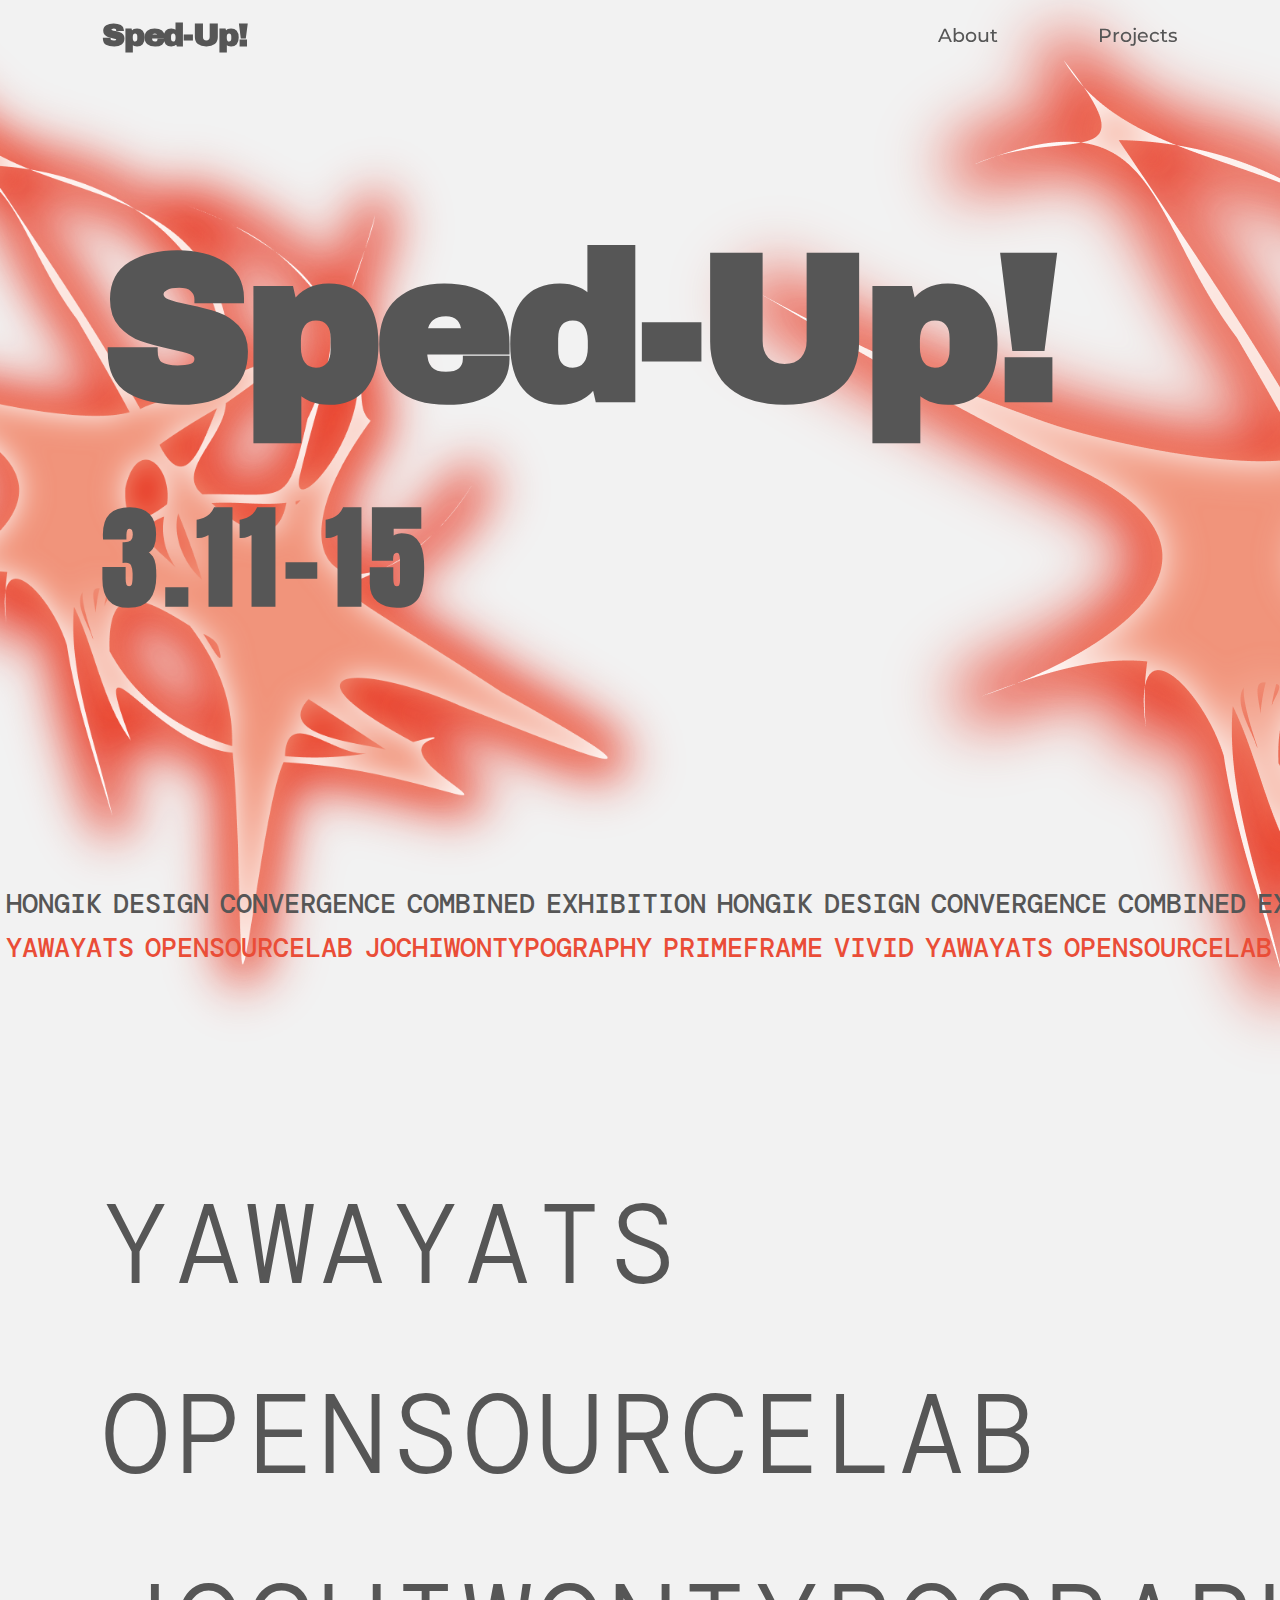
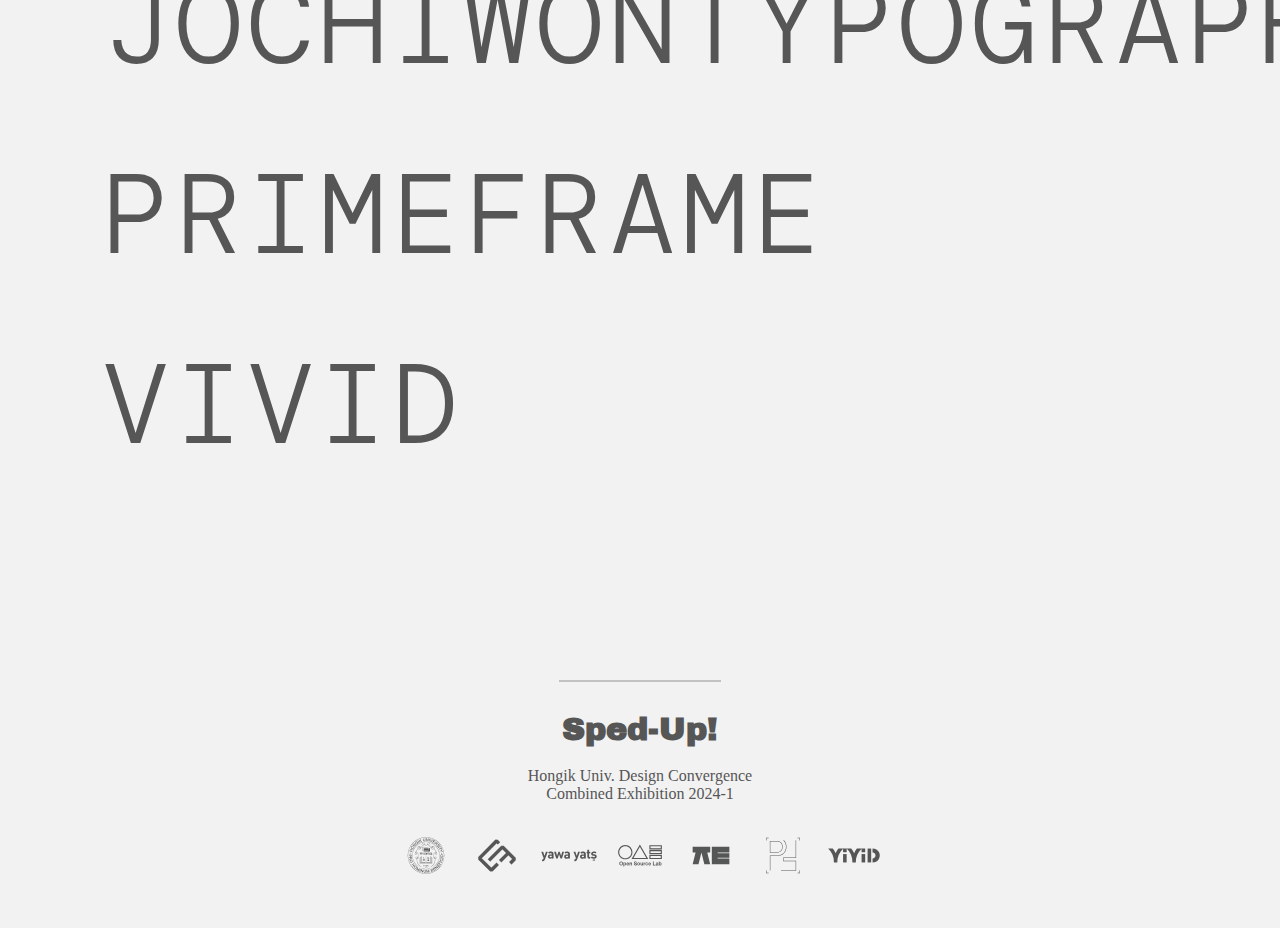
<file: index.html>
<!DOCTYPE html>
<html lang="ko">
  <head>
    <title>Sped-Up!</title>
    <!-- <script src="https://cdnjs.cloudflare.com/ajax/libs/p5.js/1.8.0/p5.js"></script> -->
    <link rel="stylesheet" type="text/css" href="style.css">
    <link rel="stylesheet" type="text/css" href="main.css">
    <meta name="viewport" charset="utf-8" content="initial-scale=1.0">

    <link href="https://fonts.googleapis.com/css2?family=Anton&family=Archivo+Black&family=DM+Mono:ital,wght@0,300;0,400;0,500;1,300;1,400;1,500&family=Montserrat:ital,wght@0,100..900;1,100..900&family=Noto+Sans+KR:wght@100..900&display=swap" rel="stylesheet">
  </head>
  <body>
    <!-- <div id="bg"></div> -->
    <!-- <script src="sketch.js" style="display:flex;"></script> -->
    <script src="script.js" style="display:flex;"></script>

    <nav id="nav">
      <div class="container">
        <h1><a href="index.html">Sped-Up!</a></h1>
        <svg width="22" height="22" viewBox="0 0 22 22" id="toggle">
          <path d="M18 11L6 17.9282L6 4.0718L18 11Z" fill="#565656"/>
        </svg>
        <ul>
          <li><a href="about.html">About</a></li>
          <li><a href="about.html">Projects</a></li>
        </ul>
      </div>
    </nav>

    <img src="spedup.png" id="spedup-large">
    <img src="spedup.png" id="spedup-small">

    <h1 id="main-title">Sped-Up!</h1>
    <h2 id="ex-date">3.11-15</h2>

    <div class="scrolling-text" style="--time: 30s; --direction: left;">
      <div>
        <p>HONGIK</p>
        <p>DESIGN</p>
        <p>CONVERGENCE</p>
        <p>COMBINED</p>
        <p>EXHIBITION</p>
        <p>HONGIK</p>
        <p>DESIGN</p>
        <p>CONVERGENCE</p>
        <p>COMBINED</p>
        <p>EXHIBITION</p>
        <p>HONGIK</p>
        <p>DESIGN</p>
        <p>CONVERGENCE</p>
        <p>COMBINED</p>
        <p>EXHIBITION</p>
        <p>HONGIK</p>
        <p>DESIGN</p>
        <p>CONVERGENCE</p>
        <p>COMBINED</p>
        <p>EXHIBITION</p>
      </div>
      <div>
        <p>HONGIK</p>
        <p>DESIGN</p>
        <p>CONVERGENCE</p>
        <p>COMBINED</p>
        <p>EXHIBITION</p>
        <p>HONGIK</p>
        <p>DESIGN</p>
        <p>CONVERGENCE</p>
        <p>COMBINED</p>
        <p>EXHIBITION</p>
        <p>HONGIK</p>
        <p>DESIGN</p>
        <p>CONVERGENCE</p>
        <p>COMBINED</p>
        <p>EXHIBITION</p>
        <p>HONGIK</p>
        <p>DESIGN</p>
        <p>CONVERGENCE</p>
        <p>COMBINED</p>
        <p>EXHIBITION</p>
      </div>
    </div>

    <div class="scrolling-text" style="--time: 39s; --direction: right; color: #EA4D37;">
      <div>
        <p>YAWAYATS</p>
        <p>OPENSOURCELAB</p>
        <p>JOCHIWONTYPOGRAPHY</p>
        <p>PRIMEFRAME</p>
        <p>VIVID</p>
        <p>YAWAYATS</p>
        <p>OPENSOURCELAB</p>
        <p>JOCHIWONTYPOGRAPHY</p>
        <p>PRIMEFRAME</p>
        <p>VIVID</p>
        <p>YAWAYATS</p>
        <p>OPENSOURCELAB</p>
        <p>JOCHIWONTYPOGRAPHY</p>
        <p>PRIMEFRAME</p>
        <p>VIVID</p>
        <p>YAWAYATS</p>
        <p>OPENSOURCELAB</p>
        <p>JOCHIWONTYPOGRAPHY</p>
        <p>PRIMEFRAME</p>
        <p>VIVID</p>
      </div>
      <div>
        <p>YAWAYATS</p>
        <p>OPENSOURCELAB</p>
        <p>JOCHIWONTYPOGRAPHY</p>
        <p>PRIMEFRAME</p>
        <p>VIVID</p>
        <p>YAWAYATS</p>
        <p>OPENSOURCELAB</p>
        <p>JOCHIWONTYPOGRAPHY</p>
        <p>PRIMEFRAME</p>
        <p>VIVID</p>
        <p>YAWAYATS</p>
        <p>OPENSOURCELAB</p>
        <p>JOCHIWONTYPOGRAPHY</p>
        <p>PRIMEFRAME</p>
        <p>VIVID</p>
        <p>YAWAYATS</p>
        <p>OPENSOURCELAB</p>
        <p>JOCHIWONTYPOGRAPHY</p>
        <p>PRIMEFRAME</p>
        <p>VIVID</p>
      </div>
    </div>

    <div class="container">
      <div id="main-crews">
        <a href="yawayats.html">YAWAYATS</a>
        <a href="opensourcelab.html">OPENSOURCELAB</a>
        <a href="jochiwontypography.html">JOCHIWONTYPOGRAPHY</a>
        <a href="primeframe.html">PRIMEFRAME</a>
        <a href="vivid.html">VIVID</a>
      </div>
    </div>
    
    <hr>
    <footer>
      <h3>Sped-Up!</h3>
      <p>Hongik Univ. Design Convergence<br>Combined Exhibition 2024-1</p>
      <div id="logos">
        <div class="contribute logo" style="background-image: url('logo/hongik.svg');"></div>
        <div class="contribute logo" style="background-image: url('logo/hidc.svg');"></div>
        <div class="contribute logo" style="background-image: url('logo/yawayats.svg');"></div>
        <div class="contribute logo" style="background-image: url('logo/osl.svg');"></div>
        <div class="contribute logo" style="background-image: url('logo/jtypo.svg');"></div>
        <div class="contribute logo" style="background-image: url('logo/pf.svg');"></div>
        <div class="contribute logo" style="background-image: url('logo/vivid.svg');"></div>
      </div>
    </footer>
  </body>
</html>
</file>
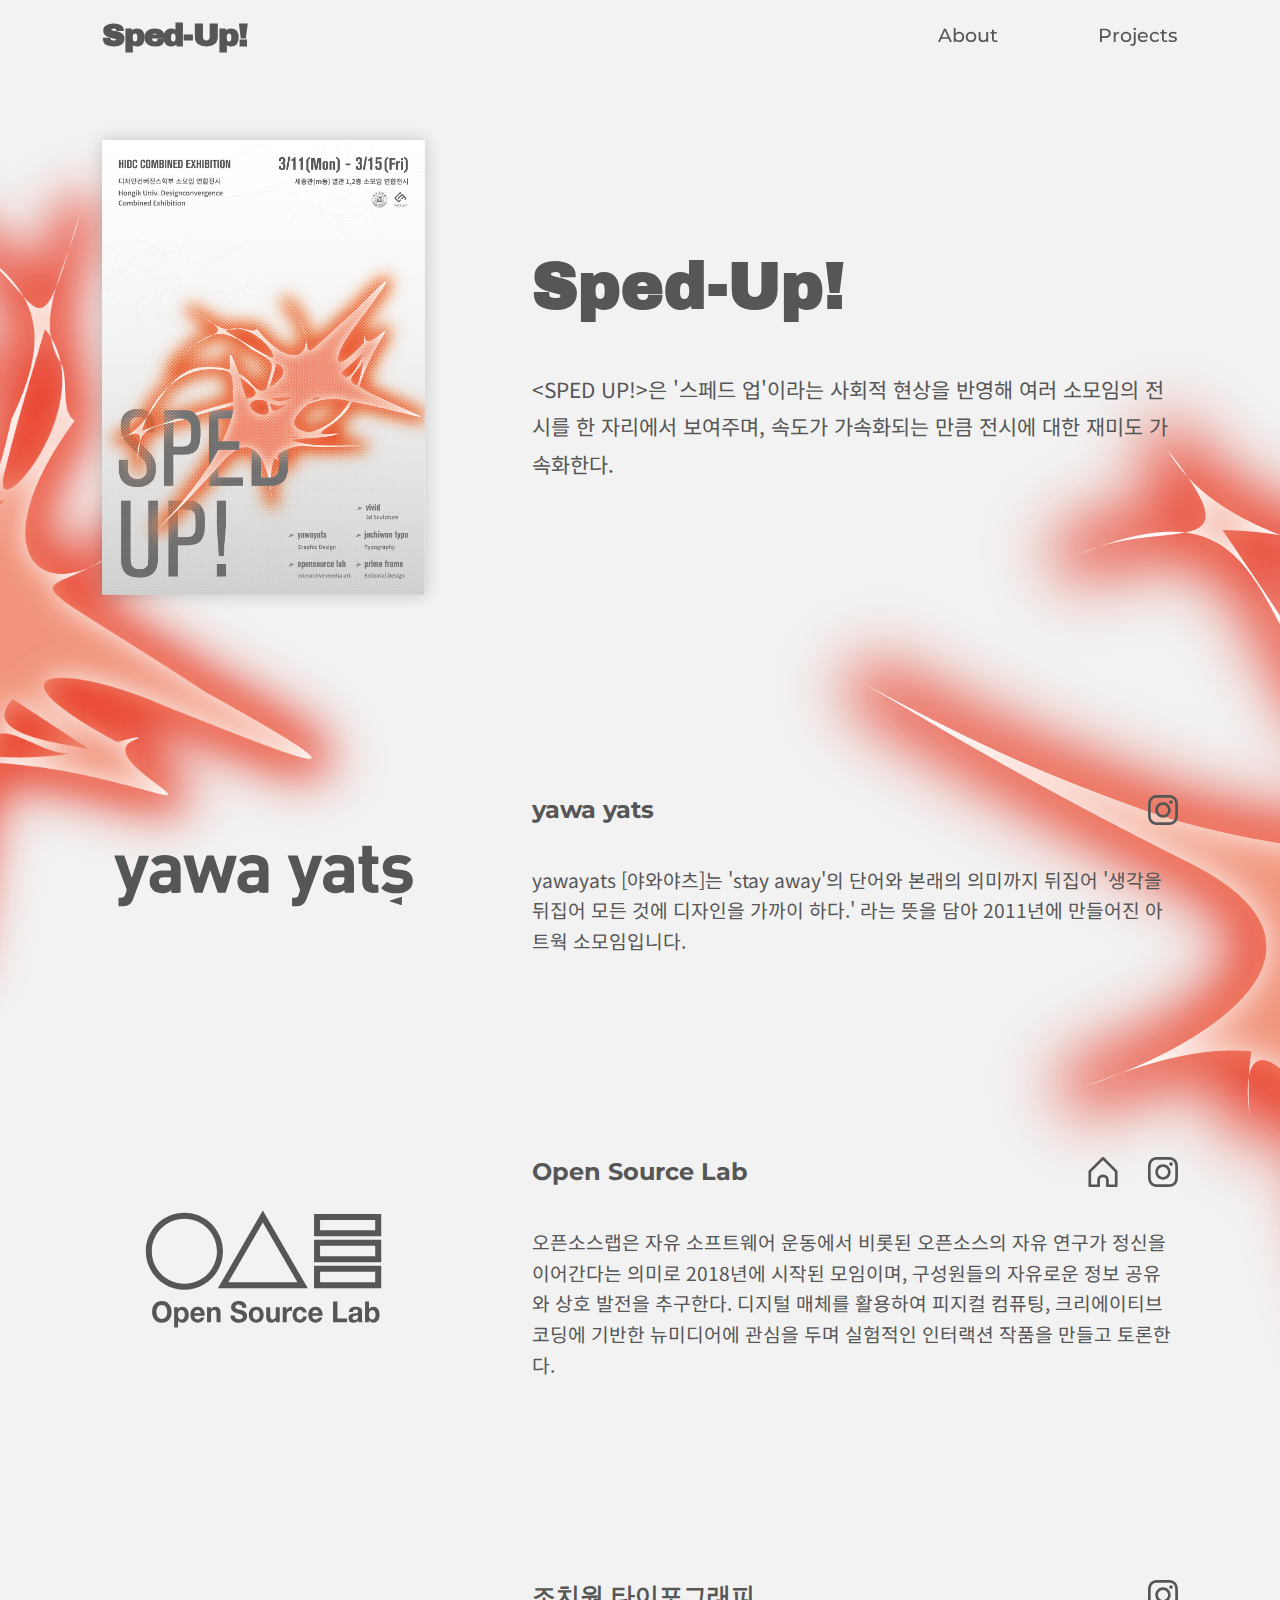
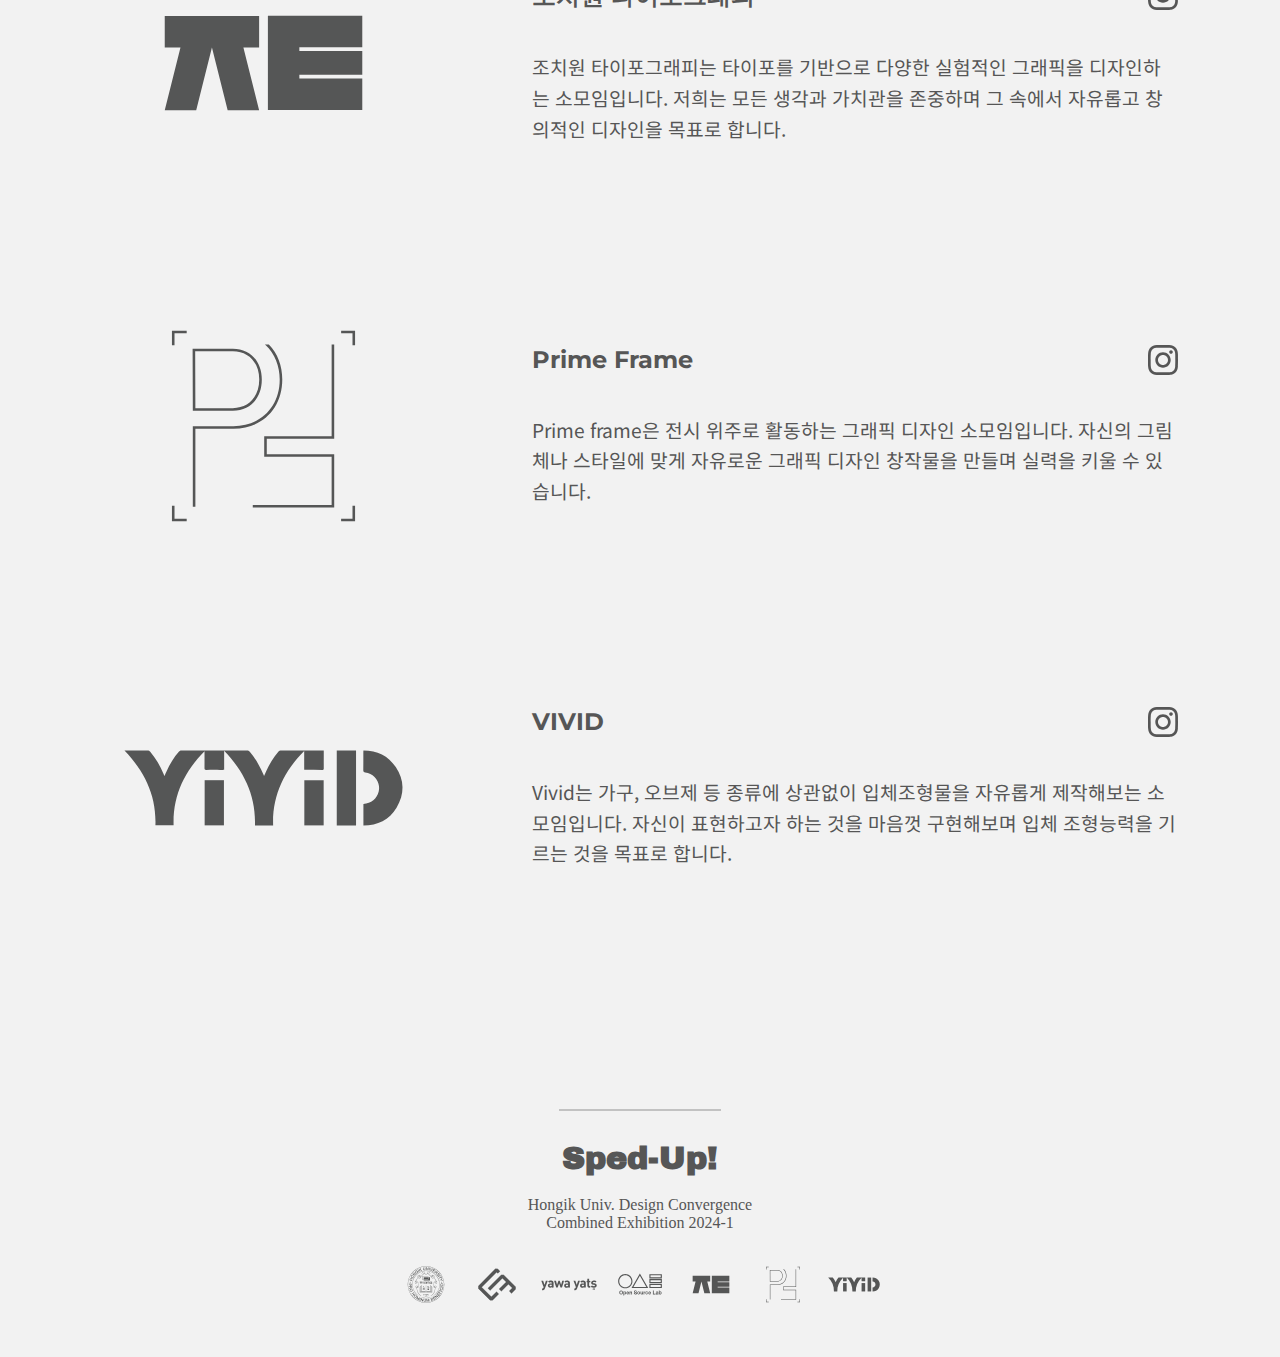
<file: about.html>
<!DOCTYPE html>
<html lang="ko">
  <head>
    <title>Sped-Up!</title>
    <link rel="stylesheet" type="text/css" href="style.css">
    <link rel="stylesheet" type="text/css" href="about.css">
    <meta name="viewport" charset="utf-8" content="width=device-width, initial-scale=1" user-scalable="no"/>

    <link href="https://fonts.googleapis.com/css2?family=Anton&family=Archivo+Black&family=DM+Mono:ital,wght@0,300;0,400;0,500;1,300;1,400;1,500&family=Montserrat:ital,wght@0,100..900;1,100..900&family=Noto+Sans+KR:wght@100..900&display=swap" rel="stylesheet">
  </head>
  <body>
    <script src="script.js" style="display:flex;"></script>

    <nav id="nav">
      <div class="container">
        <h1><a href="index.html">Sped-Up!</a></h1>
        <svg width="22" height="22" viewBox="0 0 22 22" id="toggle">
          <path d="M18 11L6 17.9282L6 4.0718L18 11Z" fill="#565656"/>
        </svg>
        <ul>
          <li><a href="about.html">About</a></li>
          <li><a href="projects.html">Projects</a></li>
        </ul>
      </div>
    </nav>

    <div id="iconic">
        <img src="spedup.png" id="spedup-large">
        <img src="spedup.png" id="spedup-small">
    </div>

    <div class="container">
      <div id="exhibition" class="block">
        <img src="poster.png" id="poster" class="image">
        <div id="overview" class="text">
          <h1>Sped-Up!</h1>
          <p>&lt;SPED UP!&gt;은 '스페드 업'이라는 사회적 현상을 반영해 여러 소모임의 전시를 한 자리에서 보여주며, 속도가 가속화되는 만큼 전시에 대한 재미도 가속화한다.</p>
          <div class="booth">
            <i></i>
            <i></i>
          </div>
        </div>
      </div>

      <hr>
      
      <div id="crews">
        <div id="yawayats" class="block">
          <div class="image logo" style="background-image: url('logo/yawayats.svg');"></div>
          <div class="text">
            <div class="title">
              <h2>yawa yats</h2>
              <ul>
                <!-- <li><a href="about.html" class="menu"><img src="home.png"></a></li> -->
                <a href="https://www.instagram.com/yawayats?igsh=emZ2eWR5YzI2Nmxx" class="menu"><li class="logo" style="background-image: url(instagram.svg);"></li></a>
              </ul>
            </div>
            <p>yawayats [야와야츠]는 'stay away'의 단어와 본래의 의미까지 뒤집어 '생각을 뒤집어 모든 것에 디자인을 가까이 하다.' 라는 뜻을 담아 2011년에 만들어진 아트웍 소모임입니다.</p>
          </div>
        </div>
  
        <div id="opensourcelab" class="block">
          <div class="image logo" style="background-image: url('logo/osl.svg');"></div>
          <div class="text">
            <div class="title">
              <h2>Open Source Lab</h2>
              <ul>
                <a href="https://hioslab.com" class="menu"><li class="logo" style="background-image: url(home.svg);"></li></a>
                <a href="https://www.instagram.com/opensource_lab/" class="menu"><li class="logo" style="background-image: url(instagram.svg);"></li></a>
              </ul>
            </div>
            <p>오픈소스랩은 자유 소프트웨어 운동에서 비롯된 오픈소스의 자유 연구가 정신을 이어간다는 의미로 2018년에 시작된 모임이며, 구성원들의 자유로운 정보 공유와 상호 발전을 추구한다. 디지털 매체를 활용하여 피지컬 컴퓨팅, 크리에이티브 코딩에 기반한 뉴미디어에 관심을 두며 실험적인 인터랙션 작품을 만들고 토론한다.</p>
          </div>
        </div>
  
        <div id="jochiwontypography" class="block">
          <div class="image logo" style="background-image: url('logo/jtypo.svg');"></div>
          <div class="text">
            <div class="title">
              <h2>조치원 타이포그래피</h2>
              <ul>
                <!-- <a href="about.html" class="menu"><li class="logo" style="background-image: url(home.svg);"></li></a> -->
                <a href="https://www.instagram.com/jochiwon_typo/" class="menu"><li class="logo" style="background-image: url(instagram.svg);"></li></a>
              </ul>
            </div>
            <p>조치원 타이포그래피는 타이포를 기반으로 다양한 실험적인 그래픽을 디자인하는 소모임입니다. 저희는 모든 생각과 가치관을 존중하며 그 속에서 자유롭고 창의적인 디자인을 목표로 합니다.</p>
          </div>
        </div>
  
        <div id="primeframe" class="block">
          <div class="image logo" style="background-image: url('logo/pf.svg');"></div>
          <div class="text">
            <div class="title">
              <h2>Prime Frame</h2>
              <ul>
                <!-- <a href="about.html" class="menu"><li class="logo" style="background-image: url(home.svg);"></li></a> -->
                <a href="https://www.instagram.com/primeframe.zip/" class="menu"><li class="logo" style="background-image: url(instagram.svg);"></li></a>
              </ul>
            </div>
            <p>Prime frame은 전시 위주로 활동하는 그래픽 디자인 소모임입니다. 자신의 그림체나 스타일에 맞게 자유로운 그래픽 디자인 창작물을 만들며 실력을 키울 수 있습니다.</p>
          </div>
        </div>
  
        <div id="vivid" class="block">
          <div class="image logo" style="background-image: url('logo/vivid.svg');"></div>
          <div class="text">
            <div class="title">
              <h2>VIVID</h2>
              <ul>
                <!-- <a href="about.html" class="menu"><li class="logo" style="background-image: url(home.svg);"></li></a> -->
                <a href="https://www.instagram.com/vivid2024_hongik/" class="menu"><li class="logo" style="background-image: url(instagram.svg);"></li></a>
              </ul>
            </div>
            <p>Vivid는 가구, 오브제 등 종류에 상관없이 입체조형물을 자유롭게 제작해보는 소모임입니다. 자신이 표현하고자 하는 것을 마음껏 구현해보며 입체 조형능력을 기르는 것을 목표로 합니다.</p>
          </div>
        </div>
      </div>
    </div>
      

    <hr>
    <footer>
      <h3>Sped-Up!</h3>
      <p>Hongik Univ. Design Convergence<br>Combined Exhibition 2024-1</p>
      <div id="logos">
        <div class="contribute logo" style="background-image: url('logo/hongik.svg');"></div>
        <div class="contribute logo" style="background-image: url('logo/hidc.svg');"></div>
        <div class="contribute logo" style="background-image: url('logo/yawayats.svg');"></div>
        <div class="contribute logo" style="background-image: url('logo/osl.svg');"></div>
        <div class="contribute logo" style="background-image: url('logo/jtypo.svg');"></div>
        <div class="contribute logo" style="background-image: url('logo/pf.svg');"></div>
        <div class="contribute logo" style="background-image: url('logo/vivid.svg');"></div>
      </div>
    </footer>
  </body>
</html>
</file>
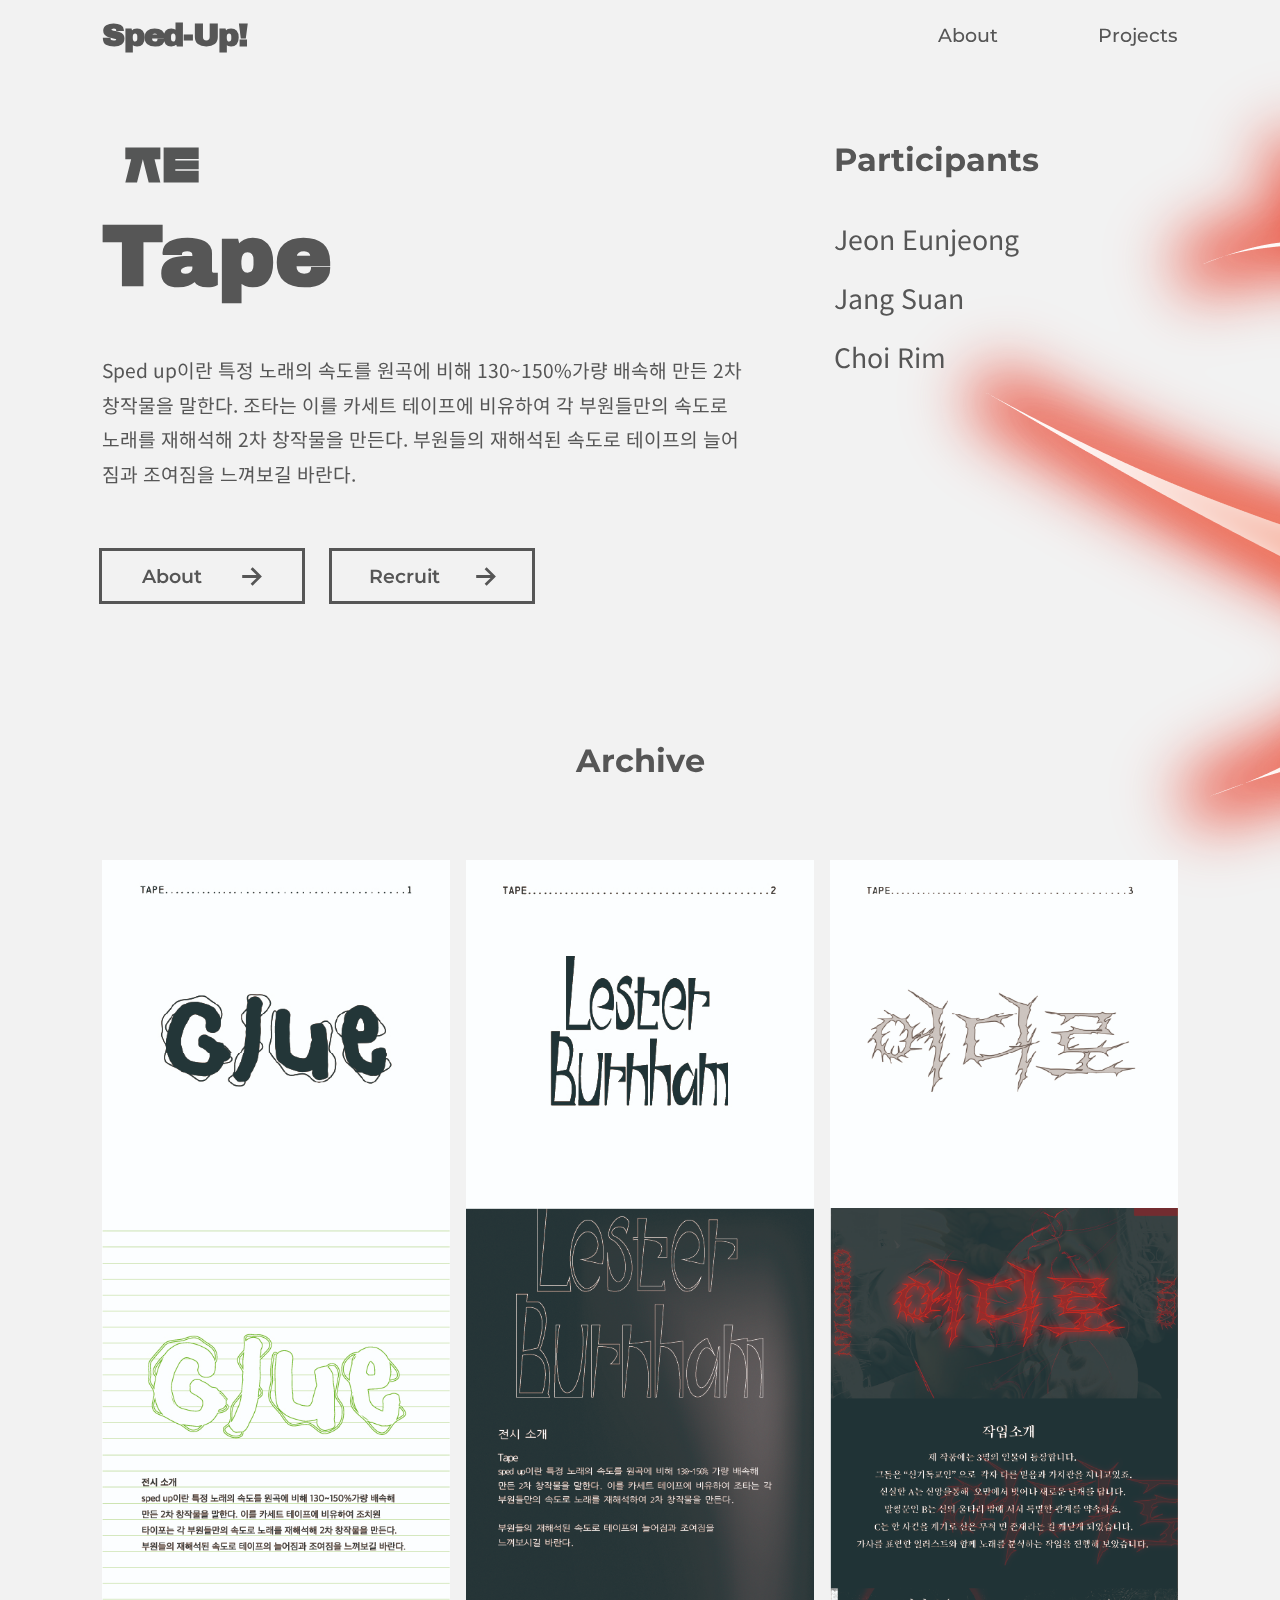
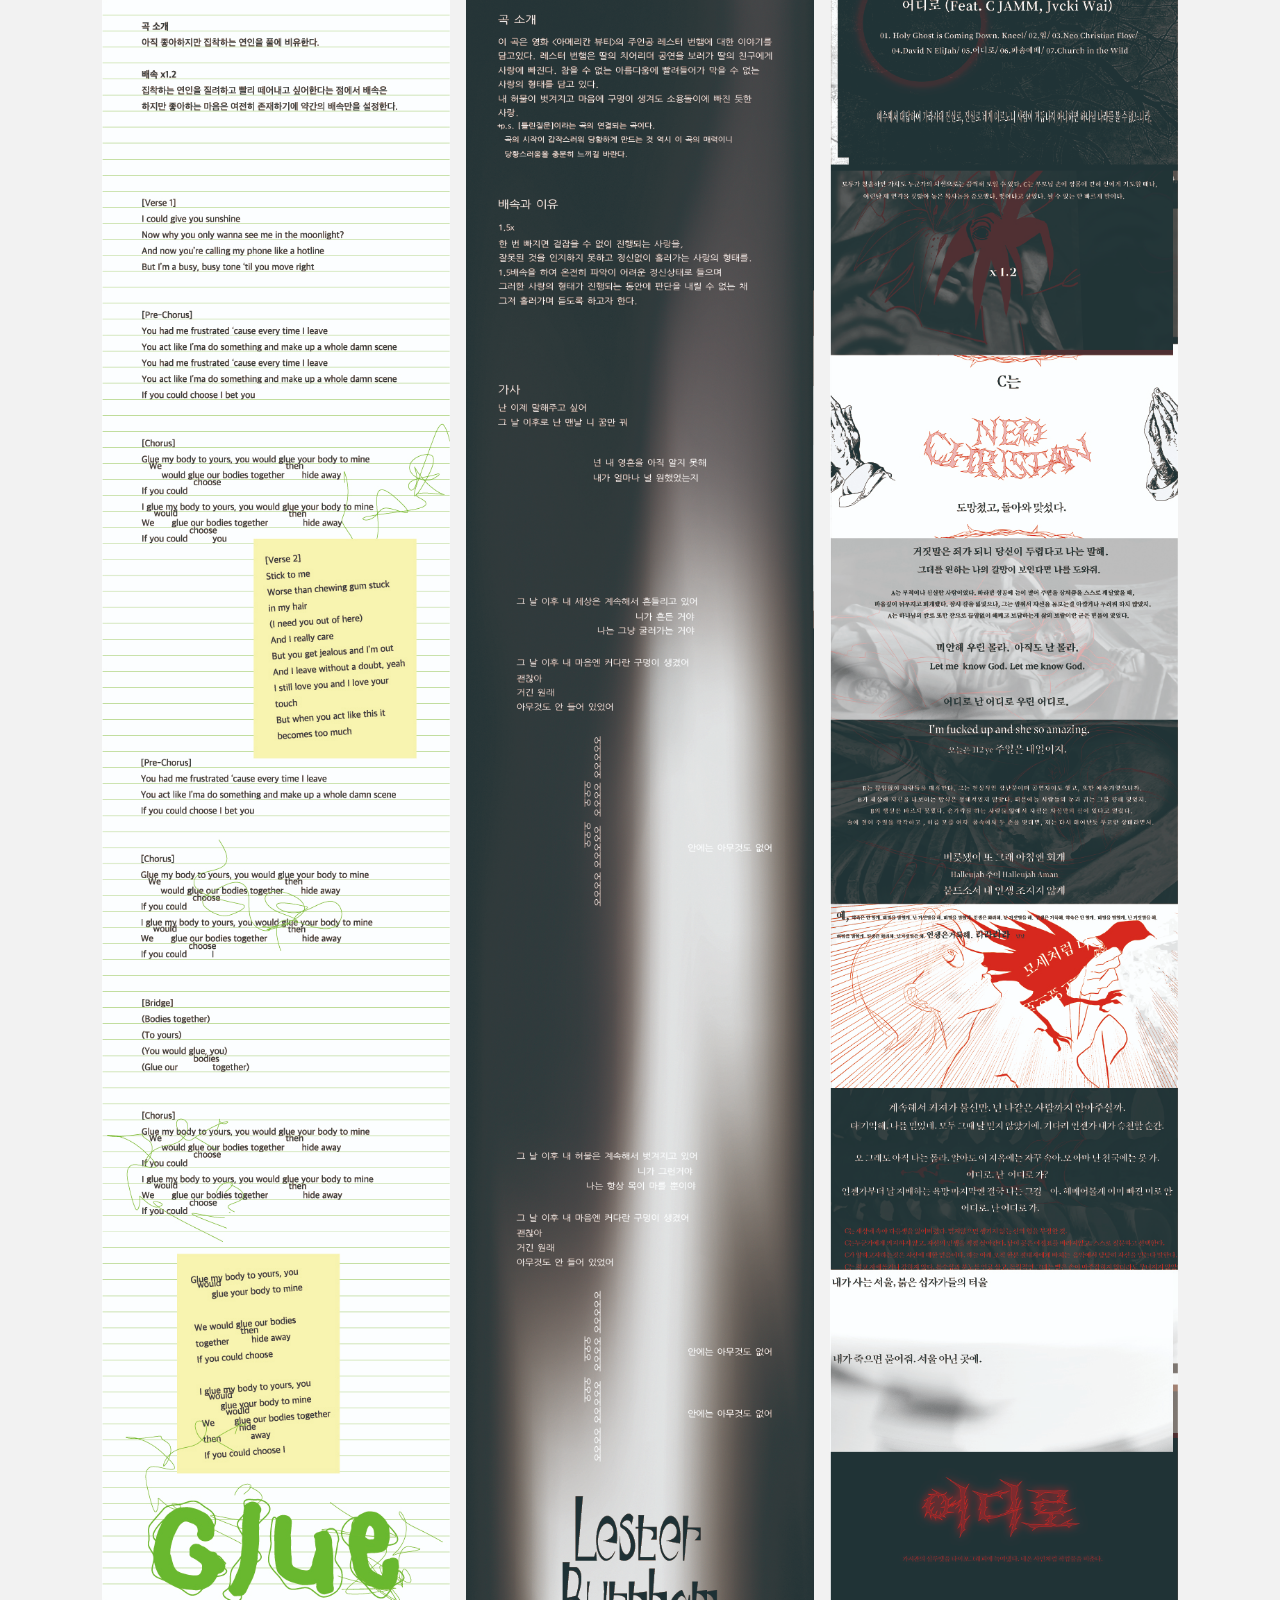
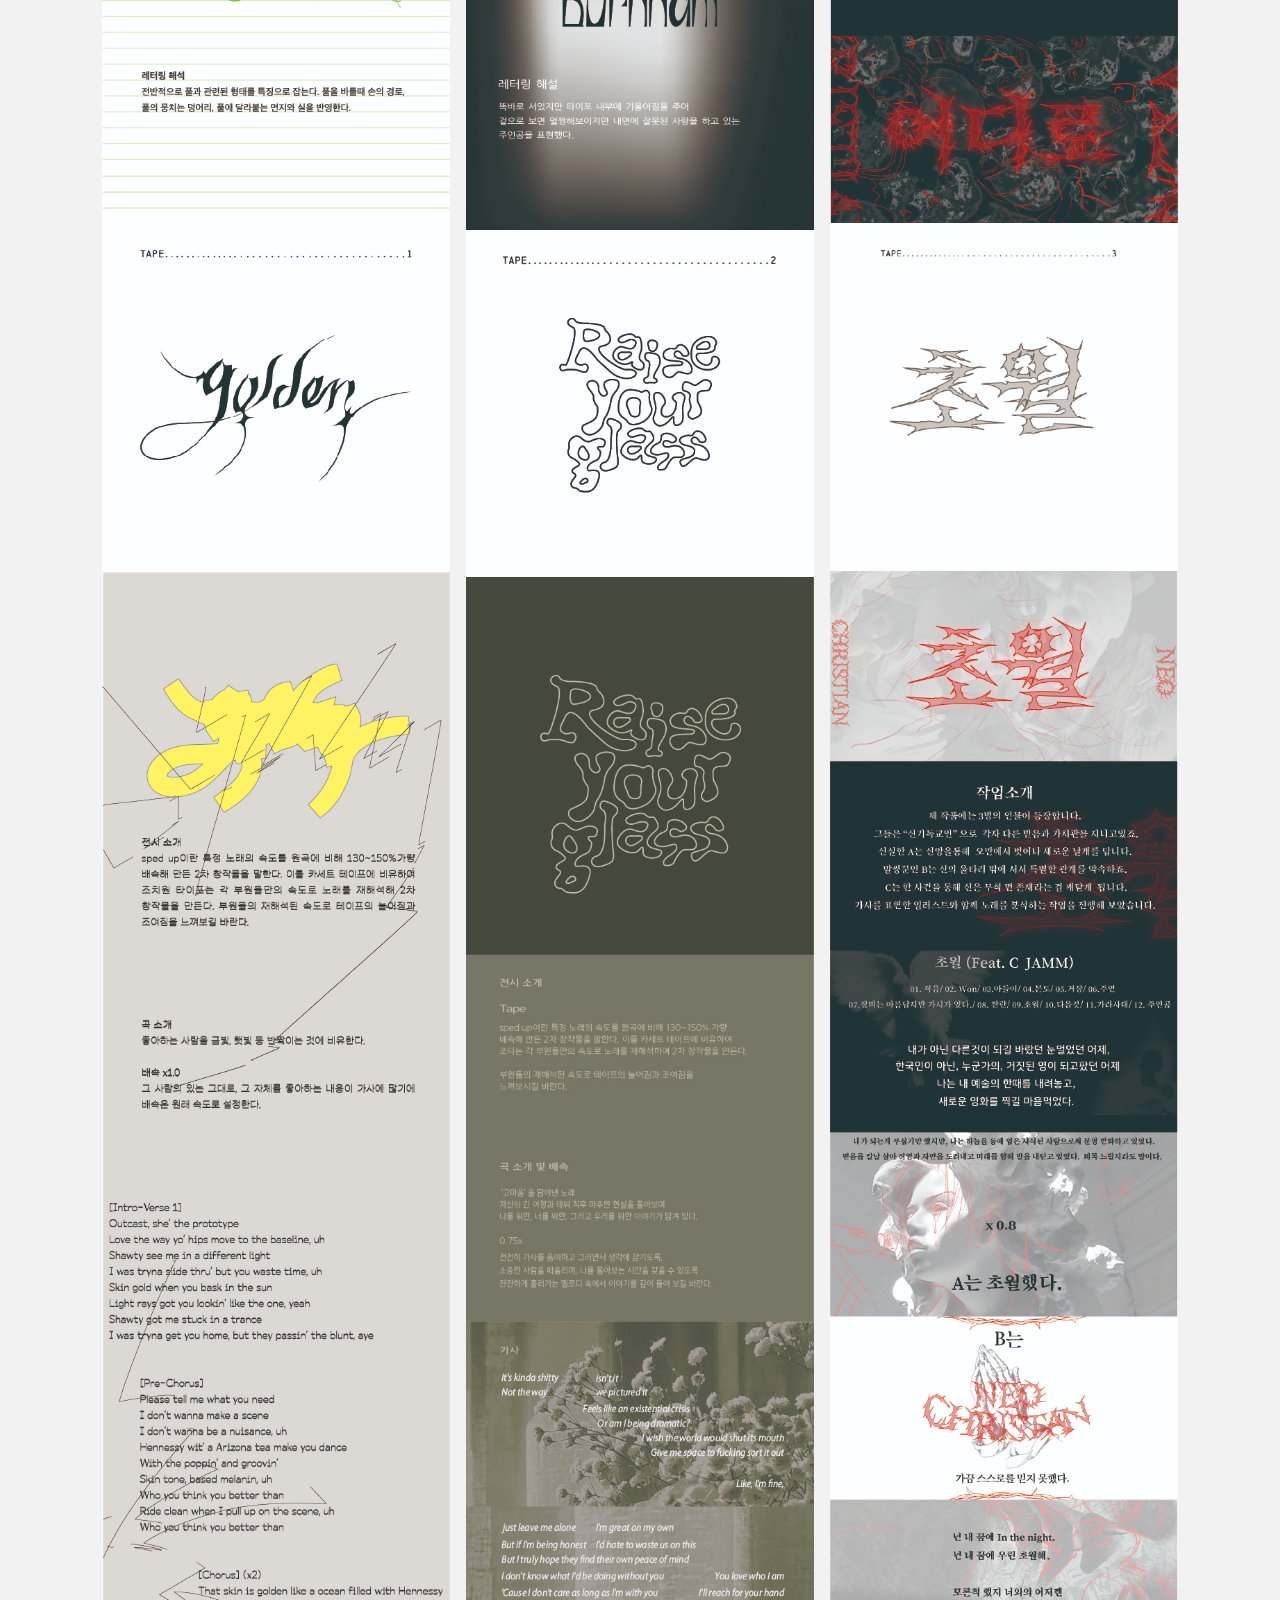
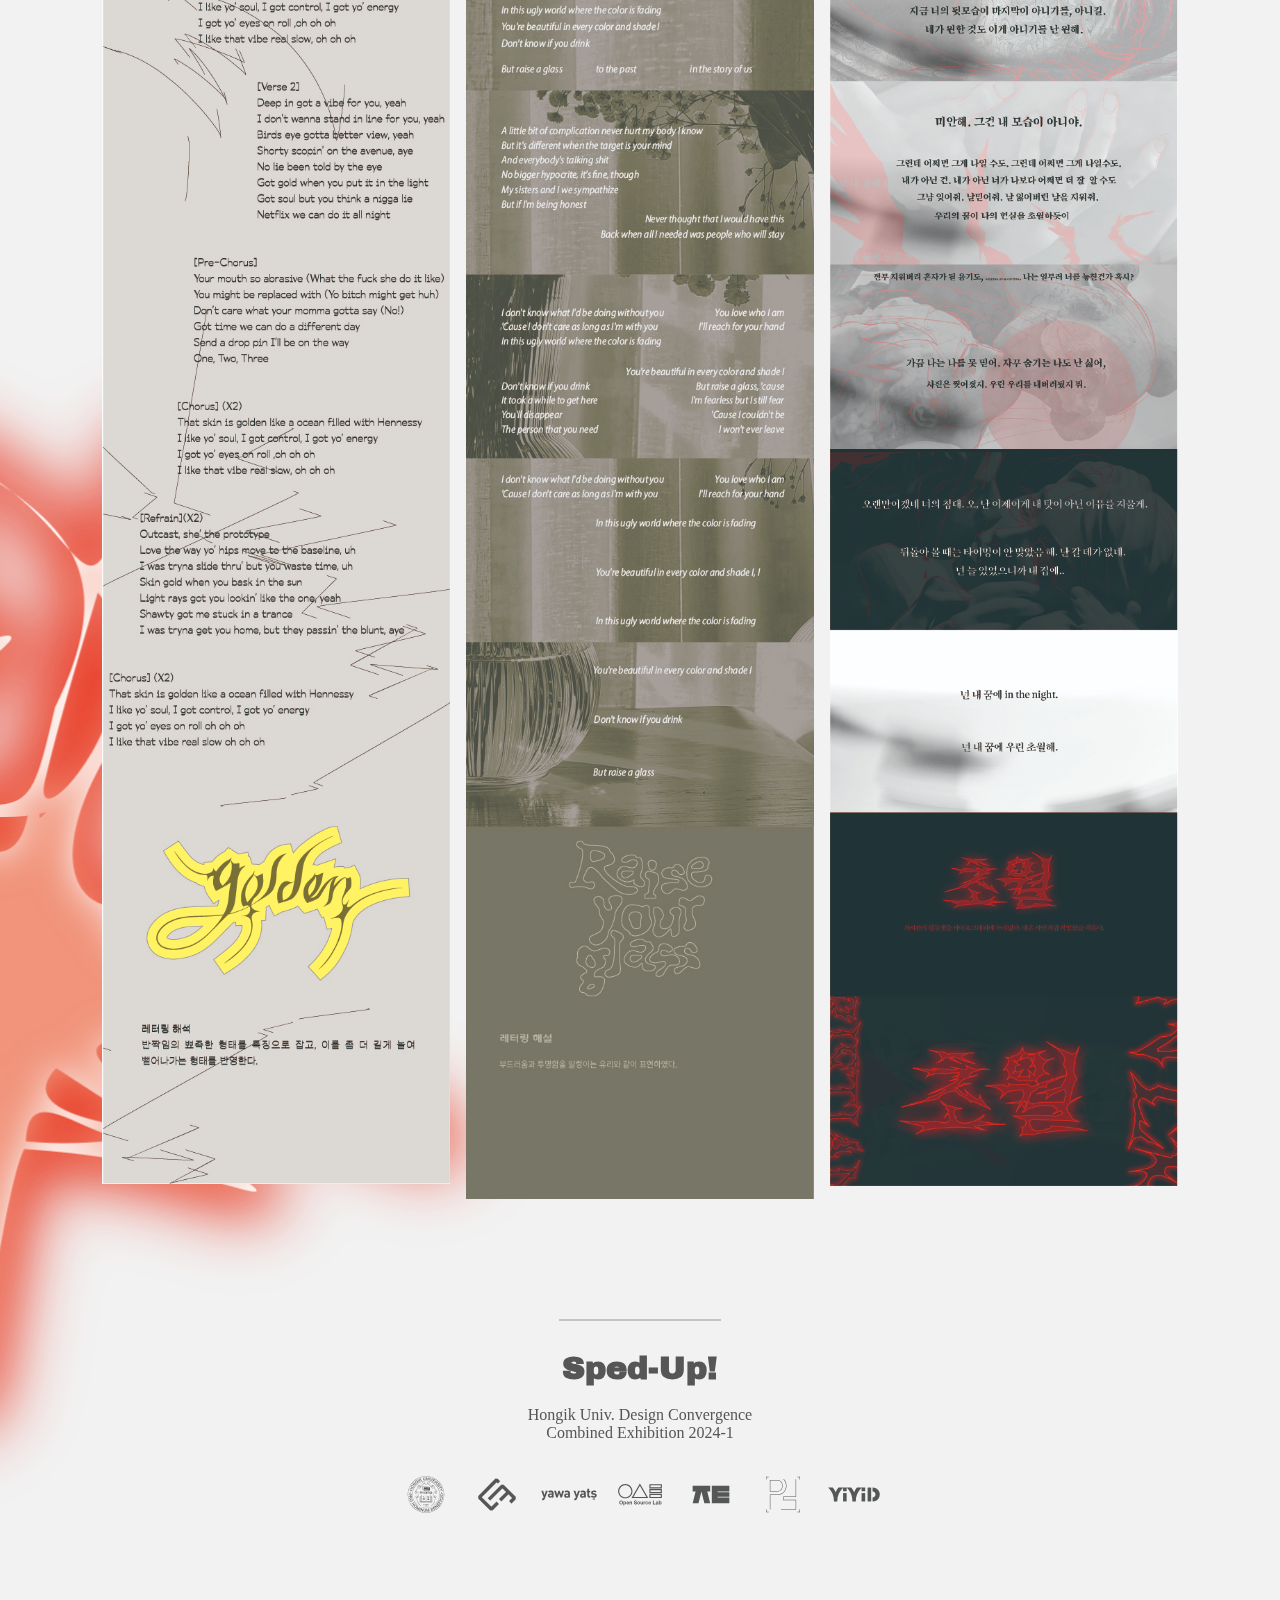
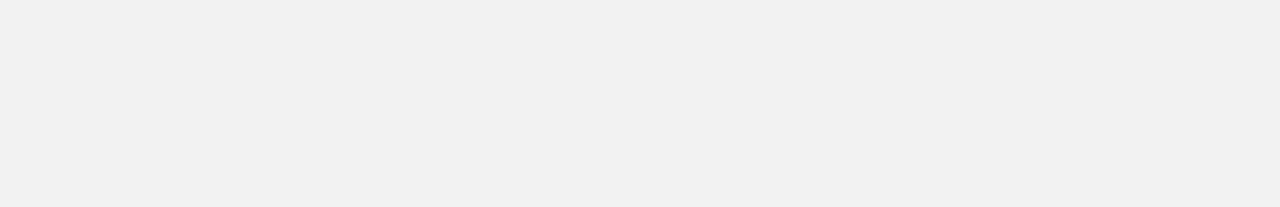
<file: jochiwontypography.html>
<!DOCTYPE html>
<html lang="ko">
  <head>
    <title>Sped-Up!</title>
    <link rel="stylesheet" type="text/css" href="style.css">
    <link rel="stylesheet" type="text/css" href="archive.css">
    <!-- <link rel="stylesheet" type="text/css" href="osl.css"> -->
    <meta name="viewport" charset="utf-8" content="width=device-width" user-scalable="no"/>

    <link href="https://fonts.googleapis.com/css2?family=Anton&family=Archivo+Black&family=DM+Mono:ital,wght@0,300;0,400;0,500;1,300;1,400;1,500&family=Montserrat:ital,wght@0,100..900;1,100..900&family=Noto+Sans+KR:wght@100..900&display=swap" rel="stylesheet">
  </head>
  <body>
    <script src="script.js" style="display:flex;"></script>
    <script src="archive.js" style="display:flex;"></script>
    <nav id="nav">
      <div class="container">
        <h1><a href="index.html">Sped-Up!</a></h1>
        <svg width="22" height="22" viewBox="0 0 22 22" id="toggle">
          <path d="M18 11L6 17.9282L6 4.0718L18 11Z" fill="#565656"/>
        </svg>
        <ul>
          <li><a href="about.html">About</a></li>
          <li><a href="about.html">Projects</a></li>
        </ul>
      </div>
    </nav>

    <img src="spedup.png" id="spedup-large">
    <img src="spedup.png" id="spedup-small">

    <div class="container">
      <div id="info">
        <div id="project">
          <div id="crew" class="logo" style="background-image: url('logo/jtypo.svg  ');"></div>
          <h1>Tape</h1>
          <p>Sped up이란 특정 노래의 속도를 원곡에 비해 130~150%가량 배속해 만든 2차 창작물을 말한다. 조타는 이를 카세트 테이프에 비유하여 각 부원들만의 속도로 노래를 재해석해 2차 창작물을 만든다. 부원들의 재해석된 속도로 테이프의 늘어짐과 조여짐을 느껴보길 바란다.</p>
          <div id="link">
            <a href="about.html#jochiwontypography" class="button">
              <h3>About</h3>
              <svg width="95" height="89" viewBox="0 0 95 89">
                <path d="M50.4008 88.3635L41.0372 79.0907L69.0827 51.0453H0.946289V37.4998H69.0827L41.0372 9.49982L50.4008 0.181641L94.4917 44.2726L50.4008 88.3635Z" fill="#565656" id="about"/>
              </svg>
            </a> 
            <a href="https://forms.gle/7zrzX6rwmnoe6qR79" class="button">
              <h3>Recruit</h3>
              <svg width="95" height="89" viewBox="0 0 95 89">
                <path d="M50.4008 88.3635L41.0372 79.0907L69.0827 51.0453H0.946289V37.4998H69.0827L41.0372 9.49982L50.4008 0.181641L94.4917 44.2726L50.4008 88.3635Z" fill="#565656" id="recruit"/>
              </svg>
            </a>
          </div>
        </div>
        
        <div id="participants">
          <h2>Participants</h2>
          <div id="name">
            <p>Jeon Eunjeong</p>
            <p>Jang Suan</p>
            <p>Choi Rim</p>
          </div>
        </div>
      </div>

      <div id="archive">
        <h3>Archive</h3>
        <ul id="images">
          <li><img src="club3/jtypo01-1.jpg"></li>
          <li><img src="club3/jtypo01-2.jpg"></li>
          <li><img src="club3/jtypo02-1.jpg"></li>
          <li><img src="club3/jtypo02-2.jpg"></li>
          <li><img src="club3/jtypo03-1.jpg"></li>
          <li><img src="club3/jtypo03-2.jpg"></li>
          <li><img src="club3/jtypo04-1.jpg"></li>
          <li><img src="club3/jtypo04-2.jpg"></li>
          <li><img src="club3/jtypo05-1.jpg"></li>
          <li><img src="club3/jtypo05-2.jpg"></li>
          <li><img src="club3/jtypo06-1.jpg"></li>
          <li><img src="club3/jtypo06-2.jpg"></li>
        </ul>
      </div>
    </div>

    <div class="modal">
      <img class="modal-content"></img>
    </div>

    <hr>
    <footer>
      <h3>Sped-Up!</h3>
      <p>Hongik Univ. Design Convergence<br>Combined Exhibition 2024-1</p>
      <div id="logos">
        <div class="contribute logo" style="background-image: url('logo/hongik.svg');"></div>
        <div class="contribute logo" style="background-image: url('logo/hidc.svg');"></div>
        <div class="contribute logo" style="background-image: url('logo/yawayats.svg');"></div>
        <div class="contribute logo" style="background-image: url('logo/osl.svg');"></div>
        <div class="contribute logo" style="background-image: url('logo/jtypo.svg');"></div>
        <div class="contribute logo" style="background-image: url('logo/pf.svg');"></div>
        <div class="contribute logo" style="background-image: url('logo/vivid.svg');"></div>
      </div>
    </footer>
  </body>
</html>
</file>
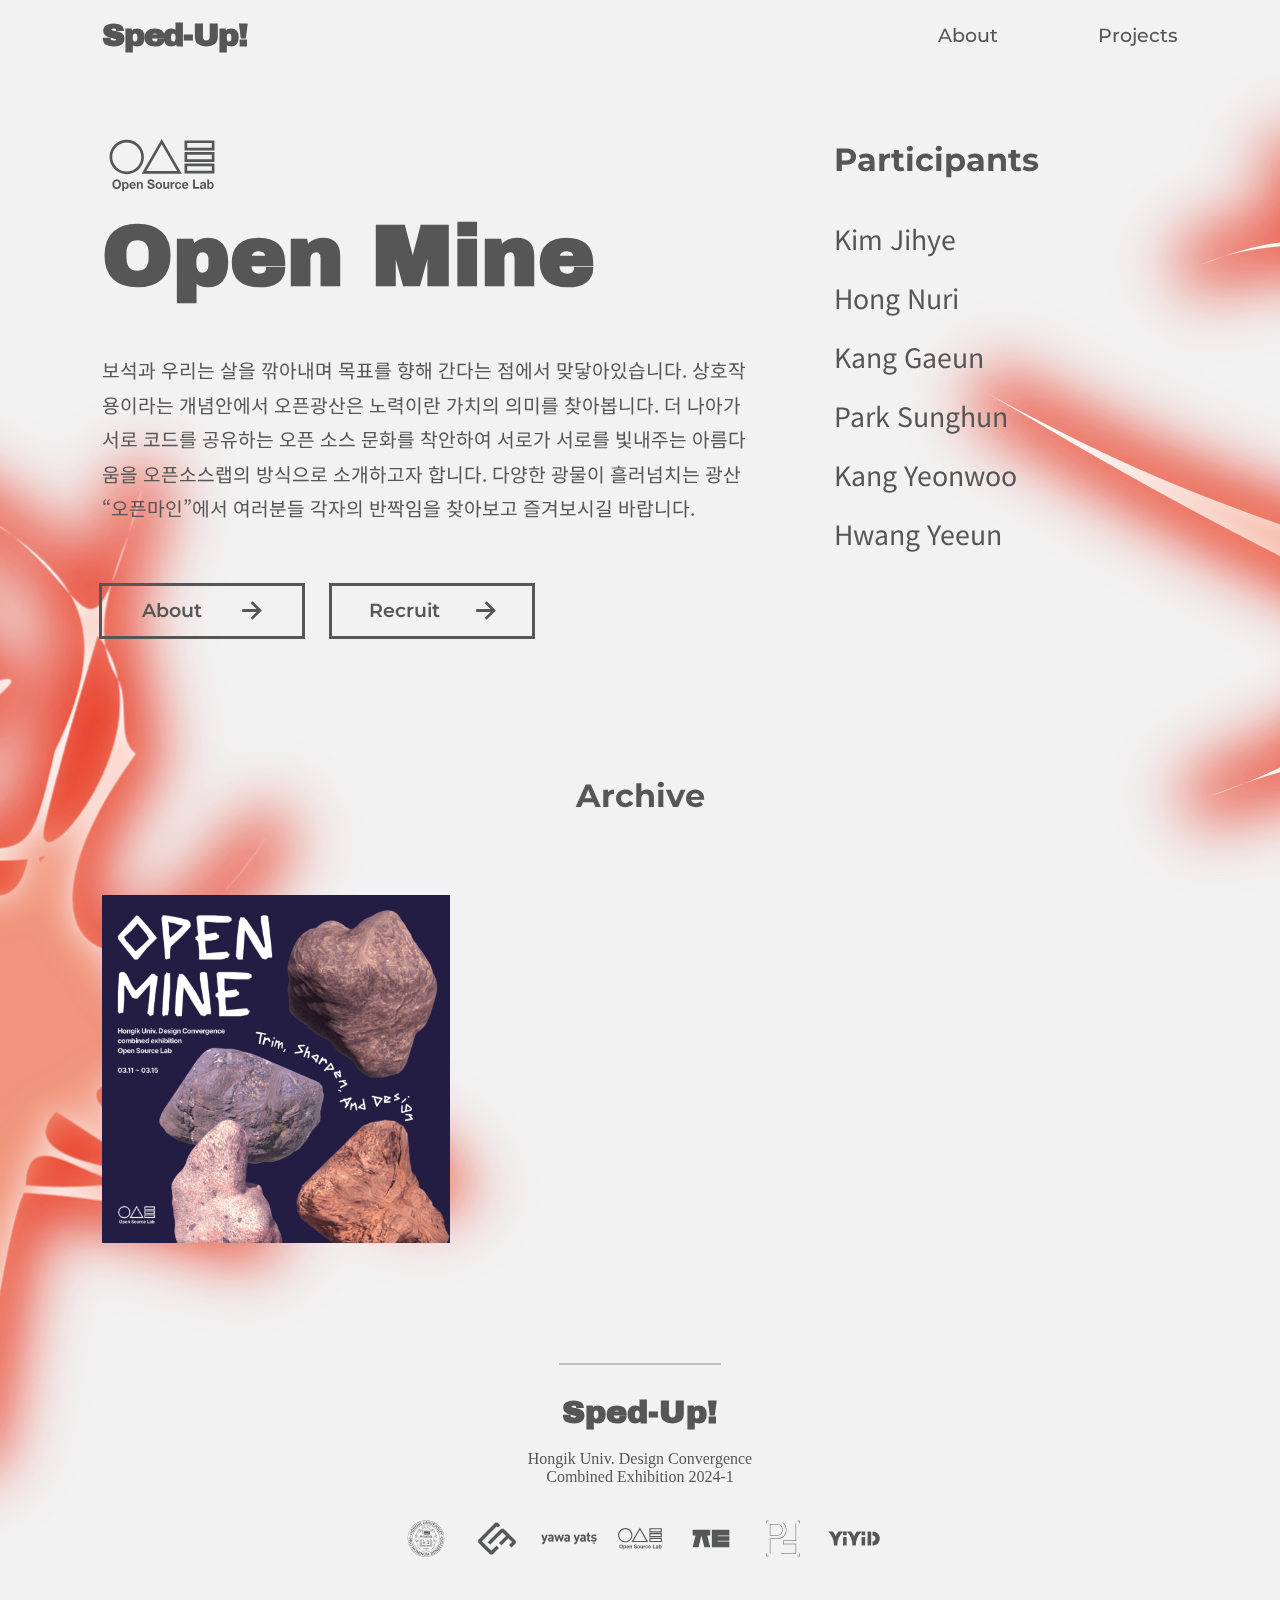
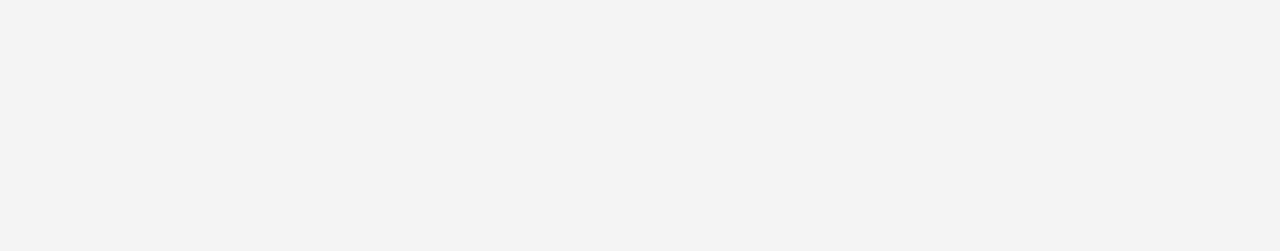
<file: opensourcelab.html>
<!DOCTYPE html>
<html lang="ko">
  <head>
    <title>Sped-Up!</title>
    <link rel="icon" href="favicon.png">

    <link rel="stylesheet" type="text/css" href="style.css">
    <link rel="stylesheet" type="text/css" href="archive.css">

    <link href="https://fonts.googleapis.com/css2?family=Anton&family=Archivo+Black&family=DM+Mono:ital,wght@0,300;0,400;0,500;1,300;1,400;1,500&family=Montserrat:ital,wght@0,100..900;1,100..900&family=Noto+Sans+KR:wght@100..900&display=swap" rel="stylesheet">

    <meta name="viewport" charset="utf-8" content="initial-scale=1.0">
  </head>
  <body>
    <script src="script.js" style="display:flex;"></script>
    <script src="archive.js" style="display:flex;"></script>

    <nav id="nav">
      <div class="container">
        <h1><a href="index.html">Sped-Up!</a></h1>
        <svg width="22" height="22" viewBox="0 0 22 22" id="toggle">
          <path d="M18 11L6 17.9282L6 4.0718L18 11Z" fill="#565656"/>
        </svg>
        <ul>
          <li><a href="about.html">About</a></li>
          <li><a href="projects.html">Projects</a></li>
        </ul>
      </div>
    </nav>

    <img src="spedup.png" id="spedup-large">
    <img src="spedup.png" id="spedup-small">

    <div class="container">
      <div id="info">
        <div id="project">
          <div id="crew" class="logo" style="background-image: url('logo/osl.svg'); transform: scale(1.2);"></div>
          <h1>Open Mine</h1>
          <p>보석과 우리는 살을 깎아내며 목표를 향해 간다는 점에서 맞닿아있습니다. 상호작용이라는 개념안에서 오픈광산은 노력이란 가치의 의미를 찾아봅니다. 더 나아가 서로 코드를 공유하는 오픈 소스 문화를 착안하여 서로가 서로를 빛내주는 아름다움을 오픈소스랩의 방식으로 소개하고자 합니다. 다양한 광물이 흘러넘치는 광산 “오픈마인”에서 여러분들 각자의 반짝임을 찾아보고 즐겨보시길 바랍니다.</p>
          <div id="link">
            <a href="about.html#opensourcelab" class="button">
              <h3>About</h3>
              <svg width="95" height="89" viewBox="0 0 95 89">
                <path d="M50.4008 88.3635L41.0372 79.0907L69.0827 51.0453H0.946289V37.4998H69.0827L41.0372 9.49982L50.4008 0.181641L94.4917 44.2726L50.4008 88.3635Z" fill="#565656" id="about"/>
              </svg>
            </a> 
            <a href="https://recruit.hioslab.com/" class="button">
              <h3>Recruit</h3>
              <svg width="95" height="89" viewBox="0 0 95 89">
                <path d="M50.4008 88.3635L41.0372 79.0907L69.0827 51.0453H0.946289V37.4998H69.0827L41.0372 9.49982L50.4008 0.181641L94.4917 44.2726L50.4008 88.3635Z" fill="#565656" id="recruit"/>
              </svg>
            </a>
          </div>
        </div>
        
        <div id="participants">
          <h2>Participants</h2>
          <div id="name">
            <p>Kim Jihye</p>
            <p>Hong Nuri</p>
            <p>Kang Gaeun</p>
            <p>Park Sunghun</p>
            <p>Kang Yeonwoo</p>
            <p>Hwang Yeeun</p>
          </div>
        </div>
      </div>

      <div id="archive">
        <h3>Archive</h3>
        <ul id="images">
          <li><div><img src="club2/osl01.png"></div></li>
        </ul>
      </div>
    </div>

    <div class="modal">
      <img class="modal-content"></img>
    </div>

    <hr>
    <footer>
      <h3>Sped-Up!</h3>
      <p>Hongik Univ. Design Convergence<br>Combined Exhibition 2024-1</p>
      <div id="logos">
        <div class="contribute logo" style="background-image: url('logo/hongik.svg');"></div>
        <div class="contribute logo" style="background-image: url('logo/hidc.svg');"></div>
        <div class="contribute logo" style="background-image: url('logo/yawayats.svg');"></div>
        <div class="contribute logo" style="background-image: url('logo/osl.svg');"></div>
        <div class="contribute logo" style="background-image: url('logo/jtypo.svg');"></div>
        <div class="contribute logo" style="background-image: url('logo/pf.svg');"></div>
        <div class="contribute logo" style="background-image: url('logo/vivid.svg');"></div>
      </div>
    </footer>
  </body>
</html>
</file>
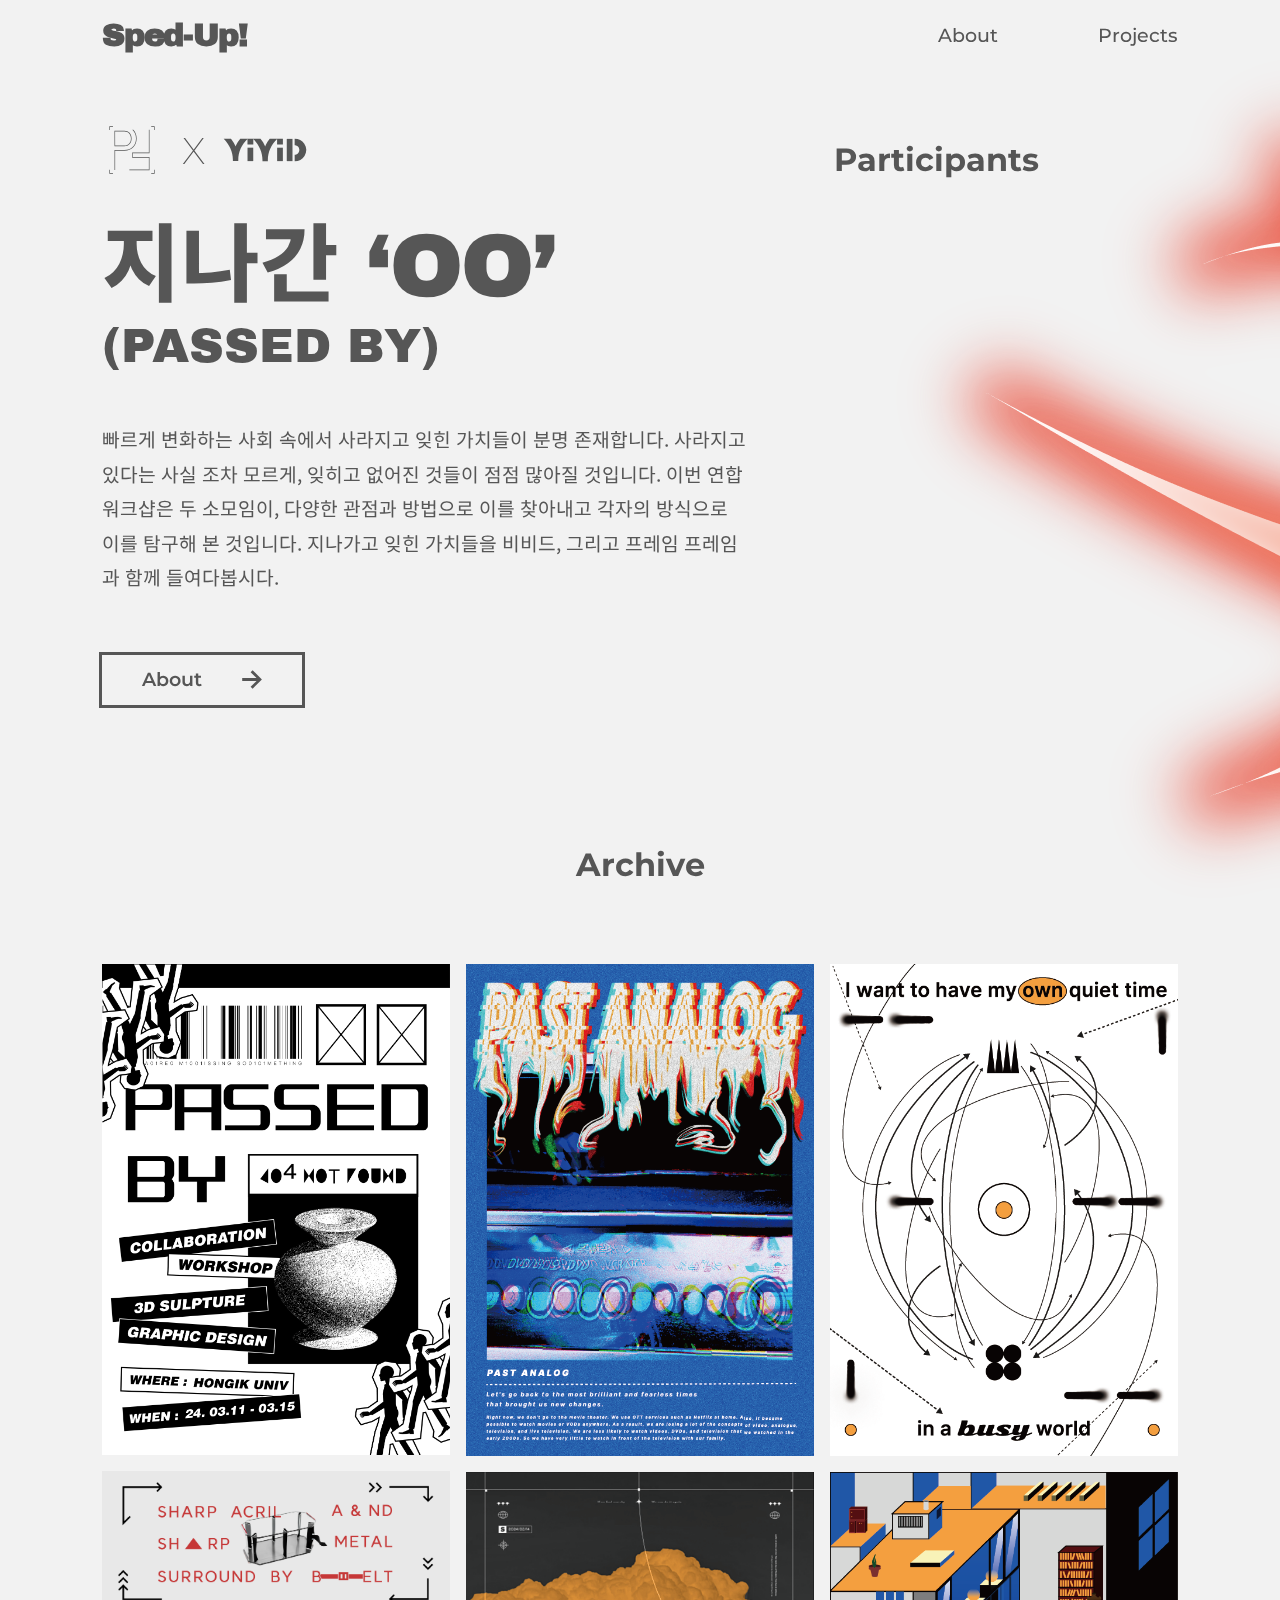
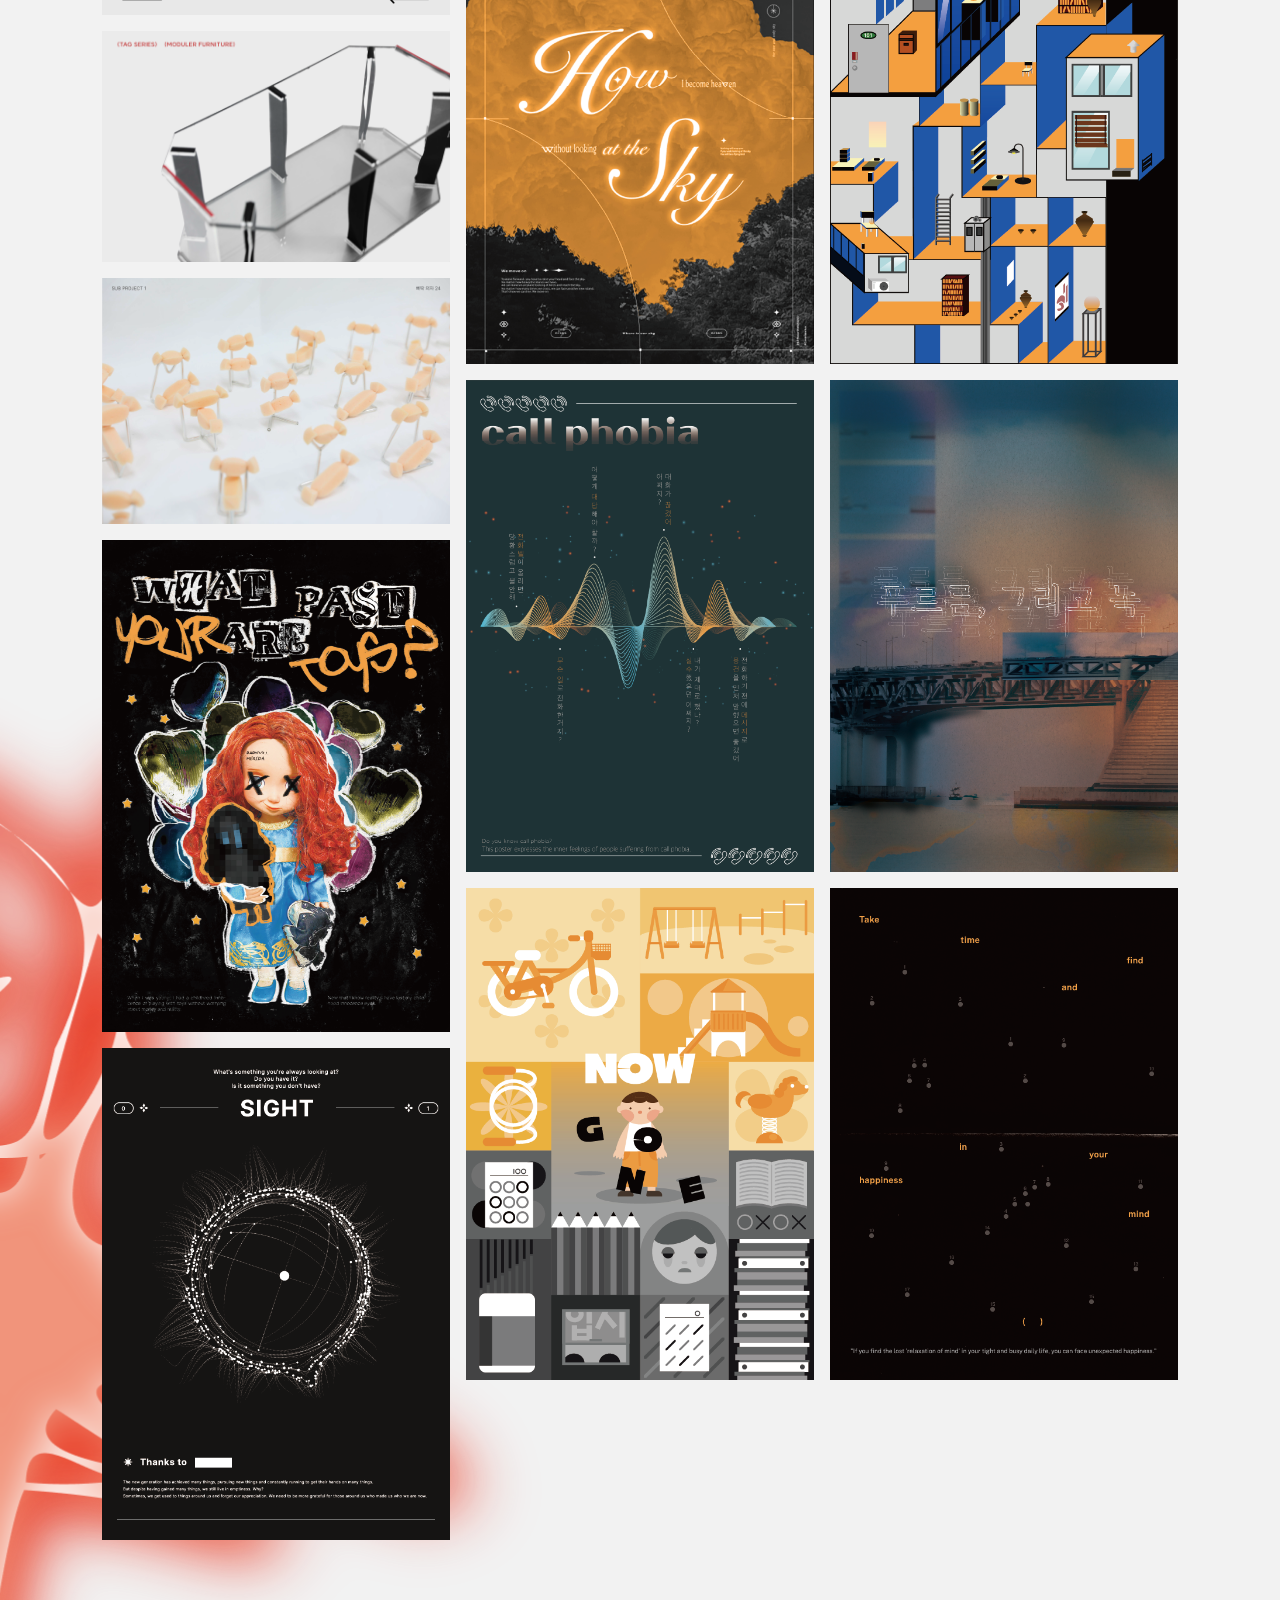
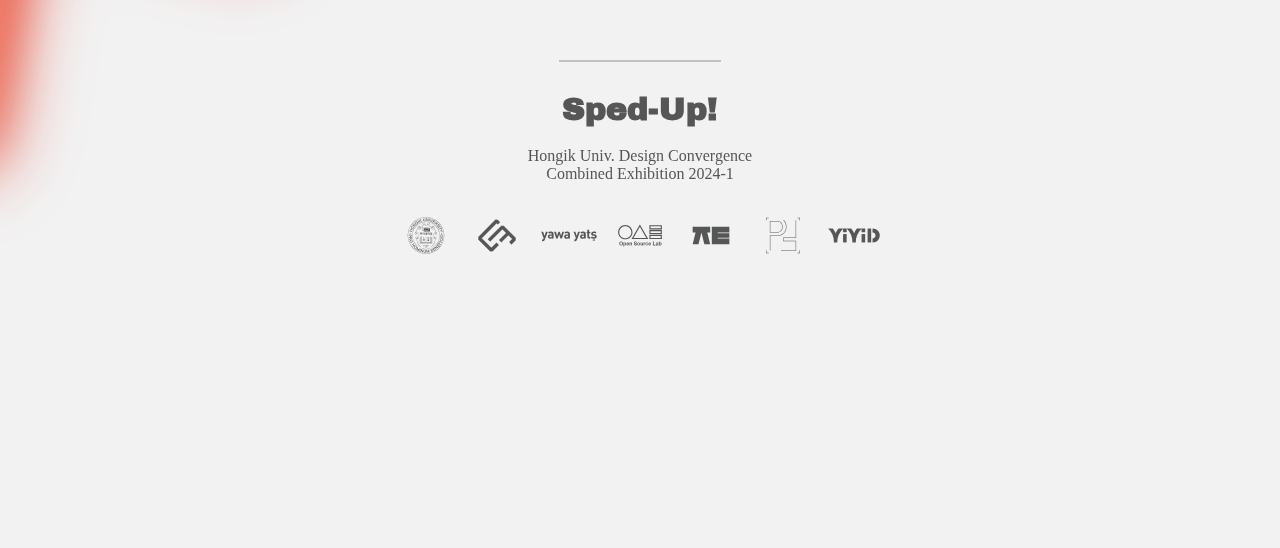
<file: primeframevivid.html>
<!DOCTYPE html>
<html lang="ko">
  <head>
    <title>Sped-Up!</title>

    <link rel="stylesheet" type="text/css" href="style.css">
    <link rel="stylesheet" type="text/css" href="archive.css">
    <link rel="stylesheet" type="text/css" href="primeframevivid.css">

    <link href="https://fonts.googleapis.com/css2?family=Anton&family=Archivo+Black&family=DM+Mono:ital,wght@0,300;0,400;0,500;1,300;1,400;1,500&family=Montserrat:ital,wght@0,100..900;1,100..900&family=Noto+Sans+KR:wght@100..900&display=swap" rel="stylesheet">

    <meta name="viewport" charset="utf-8" content="width=device-width" user-scalable="no"/>
  </head>
  <body>
    <script src="script.js" style="display:flex;"></script>
    <script src="archive.js" style="display:flex;"></script>

    <nav id="nav">
      <div class="container">
        <h1><a href="index.html">Sped-Up!</a></h1>
        <svg width="22" height="22" viewBox="0 0 22 22" id="toggle">
          <path d="M18 11L6 17.9282L6 4.0718L18 11Z" fill="#565656"/>
        </svg>
        <ul>
          <li><a href="about.html">About</a></li>
          <li><a href="projects.html">Projects</a></li>
        </ul>
      </div>
    </nav>

    <img src="spedup.png" id="spedup-large">
    <img src="spedup.png" id="spedup-small">

    <div class="container">
      <div id="info">
        <div id="project">
          <div id="crew">
            <div class="logo" style="background-image: url('logo/pf.svg');"></div>
            <span>X</span>
            <div class="logo" style="background-image: url('logo/vivid.svg');"></div>
          </div>
          <h1>지나간 ‘OO’</h1>
          <h2>(PASSED BY)</h2>
          <p>빠르게 변화하는 사회 속에서 사라지고 잊힌 가치들이 분명 존재합니다. 사라지고 있다는 사실 조차 모르게, 잊히고  없어진 것들이 점점 많아질 것입니다. 이번 연합 워크샵은 두 소모임이, 다양한 관점과 방법으로 이를 찾아내고 각자의 방식으로 이를 탐구해 본 것입니다. 지나가고 잊힌 가치들을 비비드, 그리고 프레임 프레임과 함께 들여다봅시다.</p>
          <div id="link">
            <a href="about.html#jochiwontypography" class="button">
              <h3>About</h3>
              <svg width="95" height="89" viewBox="0 0 95 89">
                <path d="M50.4008 88.3635L41.0372 79.0907L69.0827 51.0453H0.946289V37.4998H69.0827L41.0372 9.49982L50.4008 0.181641L94.4917 44.2726L50.4008 88.3635Z" fill="#565656" id="about"/>
              </svg>
            </a> 
            <!-- <a href="https://forms.gle/7zrzX6rwmnoe6qR79" class="button">
              <h3>Recruit</h3>
              <svg width="95" height="89" viewBox="0 0 95 89">
                <path d="M50.4008 88.3635L41.0372 79.0907L69.0827 51.0453H0.946289V37.4998H69.0827L41.0372 9.49982L50.4008 0.181641L94.4917 44.2726L50.4008 88.3635Z" fill="#565656" id="recruit"/>
              </svg>
            </a> -->
          </div>
        </div>
        
        <div id="participants">
          <h2>Participants</h2>
          <div id="name">
            <!-- <p>Kim Soyeon</p>
            <p>Jin Sumin</p>
            <p>Moon Isom</p>
            <p>Lee Suyeon</p>
            <p>Shin Yeonghyun</p>
            <p>Song Eunyeong</p>
            <p>Choi Yunji</p>
            <p>Sim Jiyeon</p>
            <p>Kwon Jiyeon</p>
            <p>Lee Suyeon</p>
            <p>Son Yerim</p>
            <p>Jeon Seunga</p> -->
          </div>
        </div>
      </div>

      <div id="archive">
        <h3>Archive</h3>
        <ul id="images">
          <li><div><img src="club4/primeframevivid.png"></div></li>
          <li><div><img src="club4/vivid01.png"></div></li>
          <li><div><img src="club4/vivid02.png"></div></li>
          <li><div><img src="club4/vivid03.png"></div></li>
          <li><div><img src="club4/primeframe01.png"></div></li>
          <li><div><img src="club4/primeframe02.png"></div></li>
          <li><div><img src="club4/primeframe03.png"></div></li>
          <li><div><img src="club4/primeframe04.png"></div></li>
          <li><div><img src="club4/primeframe05.png"></div></li>
          <li><div><img src="club4/primeframe06.png"></div></li>
          <li><div><img src="club4/primeframe07.png"></div></li>
          <li><div><img src="club4/primeframe08.png"></div></li>
          <li><div><img src="club4/primeframe09.png"></div></li>
          <li><div><img src="club4/primeframe10.png"></div></li>
        </ul>
      </div>
    </div>

    <div class="modal">
      <img class="modal-content"></img>
    </div>

    <hr>
    <footer>
      <h3>Sped-Up!</h3>
      <p>Hongik Univ. Design Convergence<br>Combined Exhibition 2024-1</p>
      <div id="logos">
        <div class="contribute logo" style="background-image: url('logo/hongik.svg');"></div>
        <div class="contribute logo" style="background-image: url('logo/hidc.svg');"></div>
        <div class="contribute logo" style="background-image: url('logo/yawayats.svg');"></div>
        <div class="contribute logo" style="background-image: url('logo/osl.svg');"></div>
        <div class="contribute logo" style="background-image: url('logo/jtypo.svg');"></div>
        <div class="contribute logo" style="background-image: url('logo/pf.svg');"></div>
        <div class="contribute logo" style="background-image: url('logo/vivid.svg');"></div>
      </div>
    </footer>
  </body>
</html>
</file>
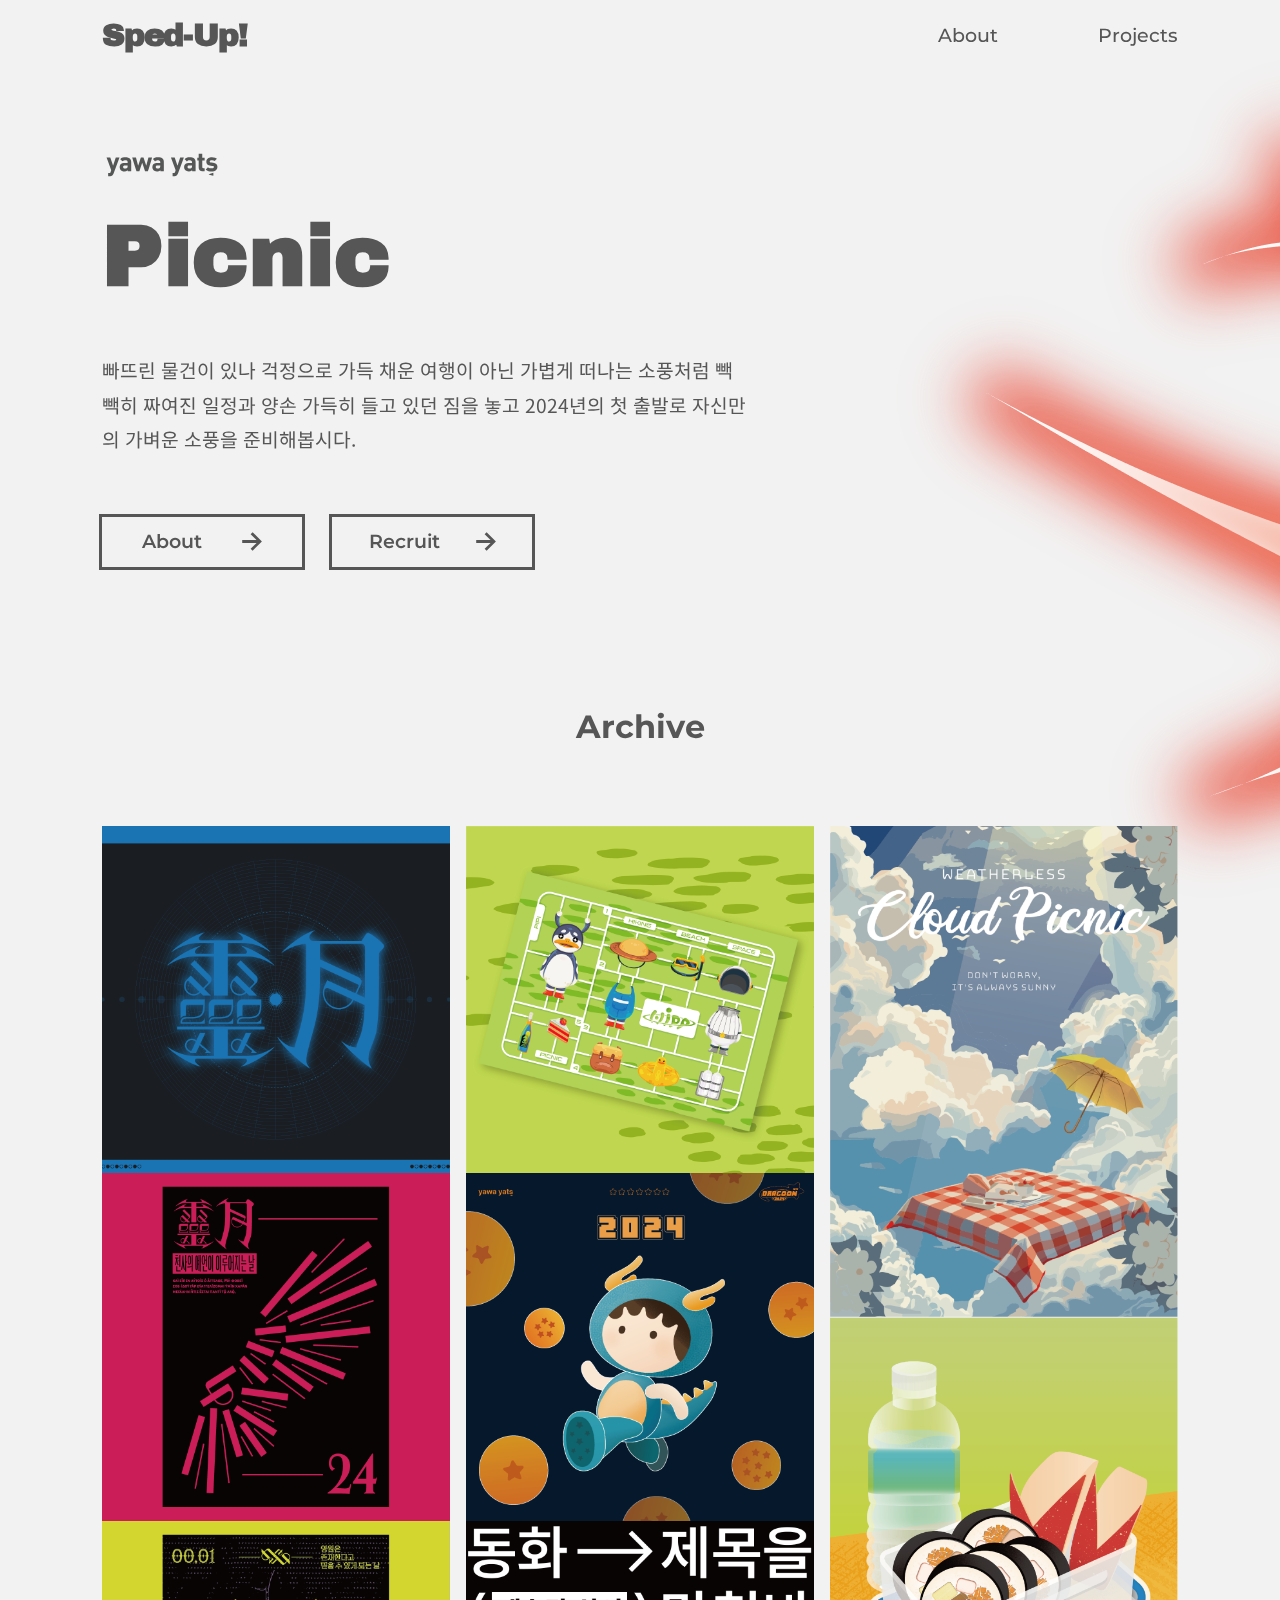
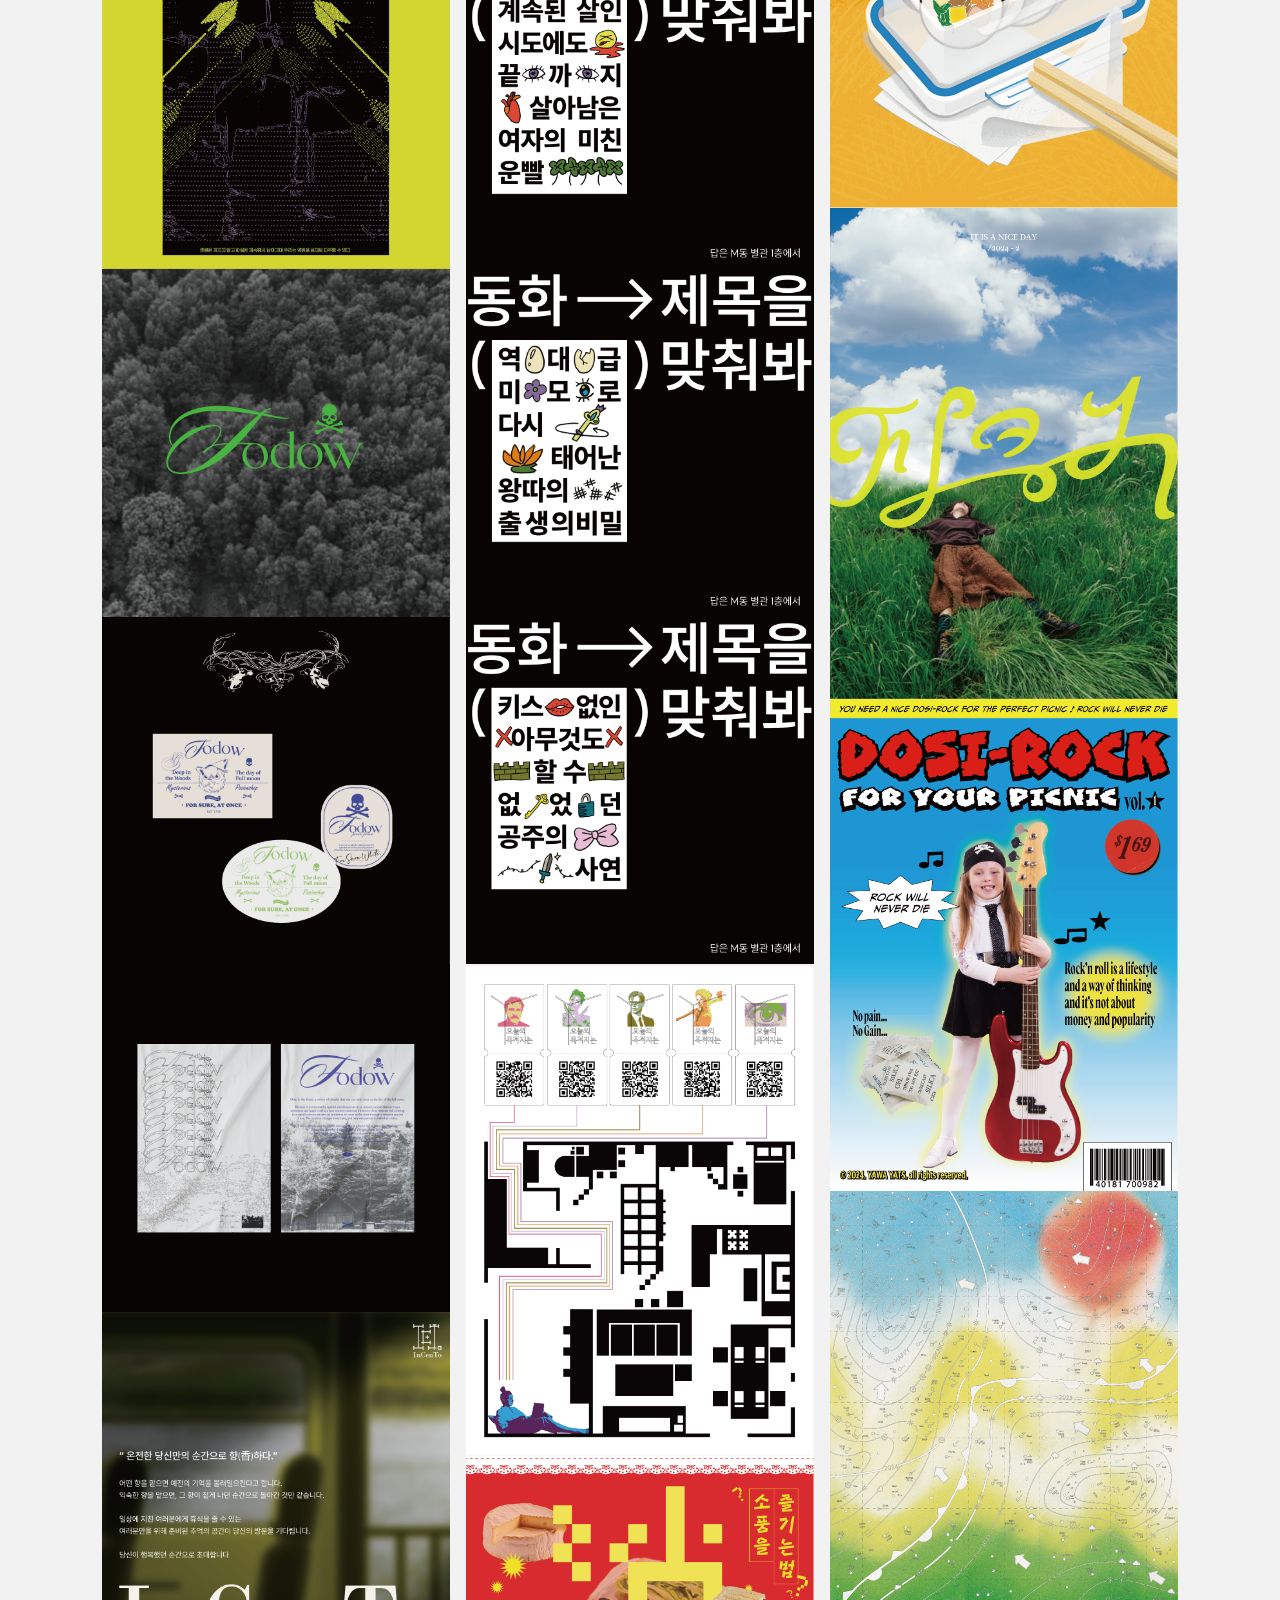
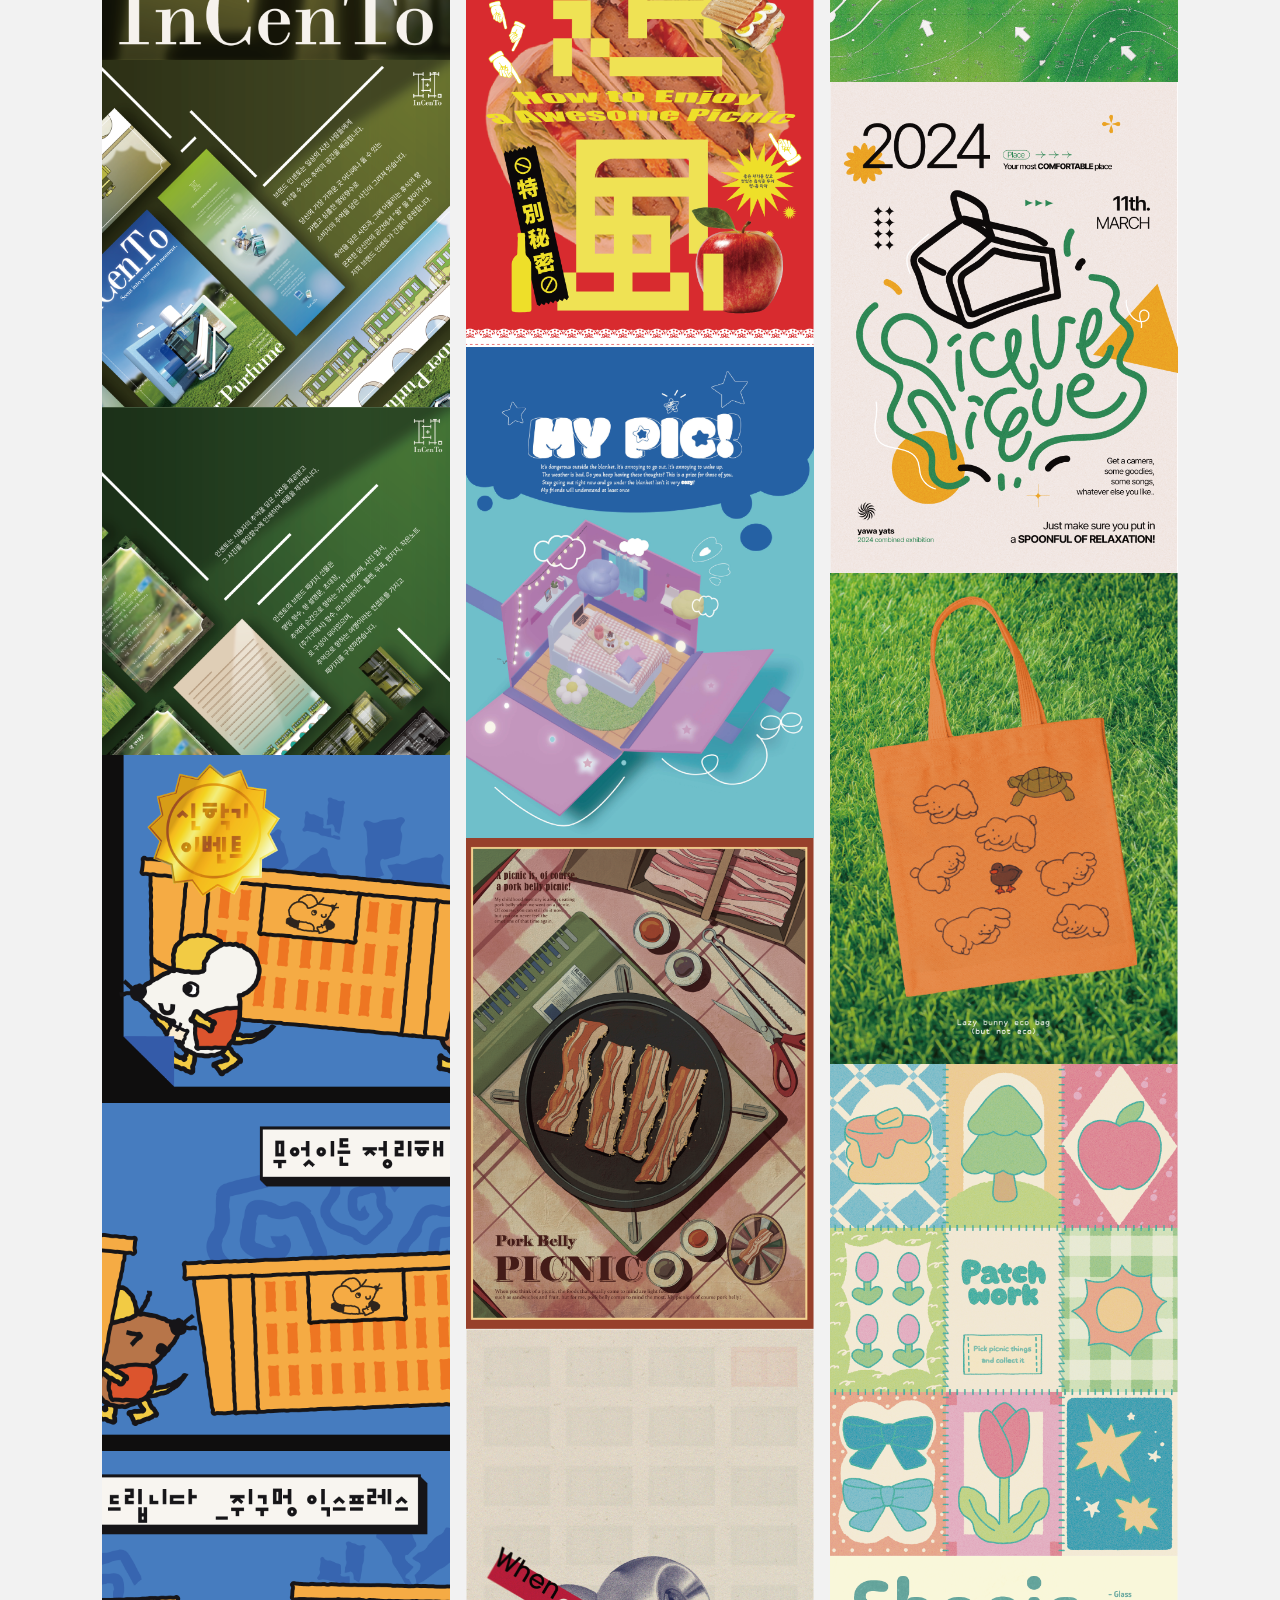
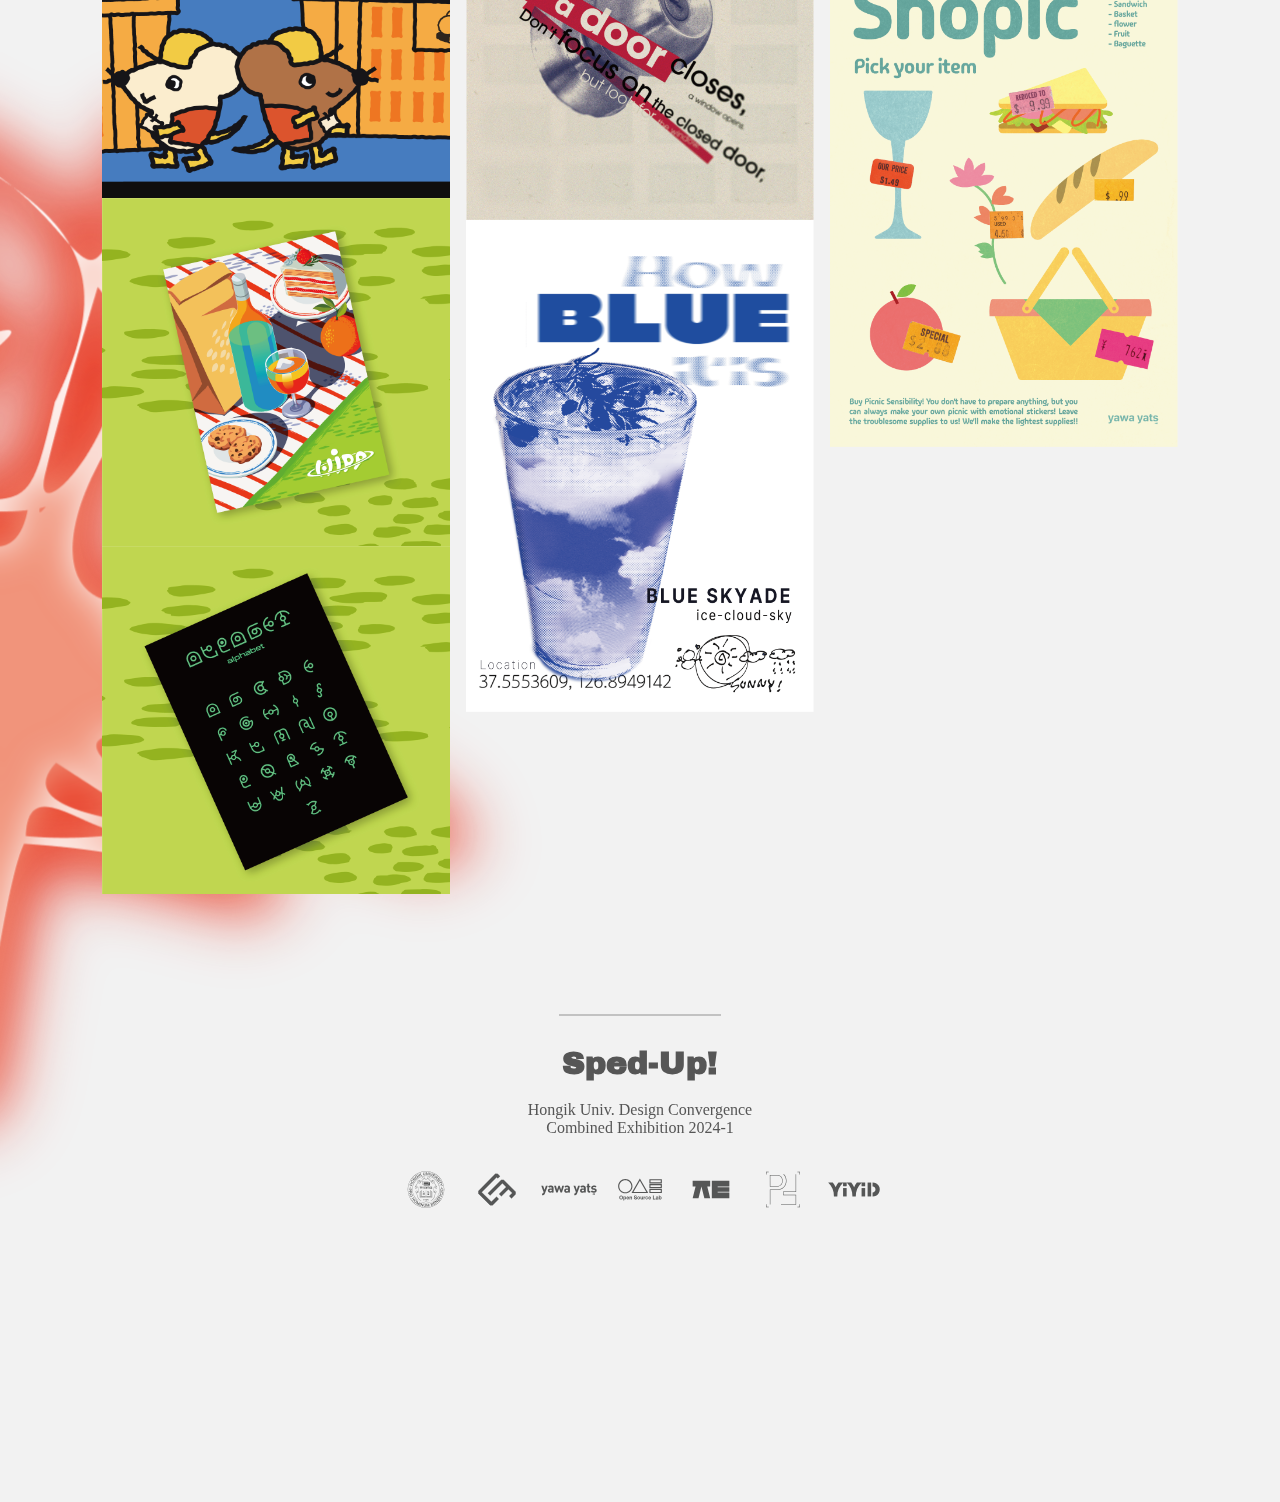
<file: yawayats.html>
<!DOCTYPE html>
<html lang="ko">
  <head>
    <title>Sped-Up!</title>
    <link rel="stylesheet" type="text/css" href="style.css">
    <link rel="stylesheet" type="text/css" href="archive.css">
    <link rel="stylesheet" type="text/css" href="yawayats.css">
    <!-- <link rel="stylesheet" type="text/css" href="osl.css"> -->
    <meta name="viewport" charset="utf-8" content="width=device-width" user-scalable="no"/>

    <link href="https://fonts.googleapis.com/css2?family=Anton&family=Archivo+Black&family=DM+Mono:ital,wght@0,300;0,400;0,500;1,300;1,400;1,500&family=Montserrat:ital,wght@0,100..900;1,100..900&family=Noto+Sans+KR:wght@100..900&display=swap" rel="stylesheet">
  </head>
  <body>
    <script src="script.js" style="display:flex;"></script>
    <script src="yawayats.js" style="display:flex;"></script>
    <script src="archive.js" style="display:flex;"></script>
    <nav id="nav">
      <div class="container">
        <h1><a href="index.html">Sped-Up!</a></h1>
        <svg width="22" height="22" viewBox="0 0 22 22" id="toggle">
          <path d="M18 11L6 17.9282L6 4.0718L18 11Z" fill="#565656"/>
        </svg>
        <ul>
          <li><a href="about.html">About</a></li>
          <li><a href="about.html">Projects</a></li>
        </ul>
      </div>
    </nav>

    <img src="spedup.png" id="spedup-large">
    <img src="spedup.png" id="spedup-small">

    <div class="container">
      <div id="info">
        <div id="project">
          <div id="crew" class="logo" style="background-image: url('logo/yawayats.svg');"></div>
          <h1>Picnic</h1>
          <p>빠뜨린 물건이 있나 걱정으로 가득 채운 여행이 아닌 가볍게 떠나는 소풍처럼 빽빽히 짜여진 일정과 양손 가득히 들고 있던 짐을 놓고 2024년의 첫 출발로 자신만의 가벼운 소풍을 준비해봅시다.</p>
          <div id="link">
            <a href="about.html#opensourcelab" class="button">
              <h3>About</h3>
              <svg width="95" height="89" viewBox="0 0 95 89">
                <path d="M50.4008 88.3635L41.0372 79.0907L69.0827 51.0453H0.946289V37.4998H69.0827L41.0372 9.49982L50.4008 0.181641L94.4917 44.2726L50.4008 88.3635Z" fill="#565656" id="about"/>
              </svg>
            </a> 
            <a href="https://recruit.hioslab.com/" class="button">
              <h3>Recruit</h3>
              <svg width="95" height="89" viewBox="0 0 95 89">
                <path d="M50.4008 88.3635L41.0372 79.0907L69.0827 51.0453H0.946289V37.4998H69.0827L41.0372 9.49982L50.4008 0.181641L94.4917 44.2726L50.4008 88.3635Z" fill="#565656" id="recruit"/>
              </svg>
            </a>
          </div>
        </div>
        
        <!-- <div id="participants">
          <h2>Participants</h2>
          <div id="name">
          </div>
        </div> -->
      </div>

      <div id="archive">
        <h3>Archive</h3>
        <ul id="images">
          <li><img src="club1/yawayats01-1.png"></li>
          <li><img src="club1/yawayats01-2.png"></li>
          <li><img src="club1/yawayats01-3.png"></li>
          <li><img src="club1/yawayats02-1.png"></li>
          <li><img src="club1/yawayats02-2.png"></li>
          <li><img src="club1/yawayats02-3.png"></li>
          <li><img src="club1/yawayats03-1.png"></li>
          <li><img src="club1/yawayats03-2.png"></li>
          <li><img src="club1/yawayats03-3.png"></li>
          <li><img src="club1/yawayats04-1.png"></li>
          <li><img src="club1/yawayats04-2.png"></li>
          <li><img src="club1/yawayats04-3.png"></li>
          <li><img src="club1/yawayats05-1.png"></li>
          <li><img src="club1/yawayats05-2.png"></li>
          <li><img src="club1/yawayats05-3.png"></li>
          <li><img src="club1/yawayats06.png"></li>
          <li><img src="club1/yawayats07-1.png"></li>
          <li><img src="club1/yawayats07-2.png"></li>
          <li><img src="club1/yawayats07-3.png"></li>
          <li><img src="club1/yawayats08.png"></li>
          <li><img src="club1/yawayats09.png"></li>
          <li><img src="club1/yawayats10.png"></li>
          <li><img src="club1/yawayats11.png"></li>
          <li><img src="club1/yawayats12.png"></li>
          <li><img src="club1/yawayats13.png"></li>
          <li><img src="club1/yawayats14.png"></li>
          <li><img src="club1/yawayats15.png"></li>
          <li><img src="club1/yawayats16.png"></li>
          <li><img src="club1/yawayats17.png"></li>
          <li><img src="club1/yawayats18.png"></li>
          <li><img src="club1/yawayats19.png"></li>
          <li><img src="club1/yawayats20.png"></li>
          <li><img src="club1/yawayats21.png"></li>
          <li><img src="club1/yawayats22.png"></li>
        </ul>
      </div>
    </div>

    <div class="modal">
      <img>
      <div class="modal-text">
        <h3>Test</h3>
        <p>ASDFASDFADSFADSFAFDS</p>
      </div>
      </img>
      
    </div>

    <hr>
    <footer>
      <h3>Sped-Up!</h3>
      <p>Hongik Univ. Design Convergence<br>Combined Exhibition 2024-1</p>
      <div id="logos">
        <div class="contribute logo" style="background-image: url('logo/hongik.svg');"></div>
        <div class="contribute logo" style="background-image: url('logo/hidc.svg');"></div>
        <div class="contribute logo" style="background-image: url('logo/yawayats.svg');"></div>
        <div class="contribute logo" style="background-image: url('logo/osl.svg');"></div>
        <div class="contribute logo" style="background-image: url('logo/jtypo.svg');"></div>
        <div class="contribute logo" style="background-image: url('logo/pf.svg');"></div>
        <div class="contribute logo" style="background-image: url('logo/vivid.svg');"></div>
      </div>
    </footer>
  </body>
</html>
</file>
<file: style.css>
* {
    margin: 0;
    padding: 0;
}

html, body {
    width: 100%;
    overflow: hidden scroll;
}

a,
a:hover,
a:link,
a:focus,
a:visited {
    text-decoration: none;
    color: #565656;
}

p {
    font-family: "Noto Sans KR";
}

body {
    background-color: #F2F2F2;
    color: #565656;
    font-family: "Archivo Black";
    font-weight: 400;
    position: relative;
    overflow: hidden scroll;
    -ms-overflow-style: none;
}

::-webkit-scrollbar {
    display: none;
}

.logo {
    background-repeat: no-repeat;
    background-position: center;
    background-size: cover;
}

#iconic {
    width: 100%;
    height: 100%;
    position:absolute;
    overflow: hidden;
    z-index: -1;
}

nav {
    width: 100vw;
    height: 70px;
    position: fixed;
    z-index: 1;
}

nav .container {
    display: flex;
    justify-content: space-between;
    background-color: transparent;
    transition: ease-in-out 0.5s;
}

nav h1 {
    display: inline-block;
    margin-top: 18px;
    letter-spacing: -1pt;
}

nav svg {
    display: none;
}

nav ul {
    display: flex;
    justify-content: space-between;
    font-family: "Montserrat";
    font-weight: 500;
}

nav li {
    margin-top: 24px;
    margin-left: 100px;
    list-style: none;
}

nav ul a:hover {
    color: #EA4D37;
}

nav ul a {
    font-size: 14pt;
}

nav a,
nav a:hover,
nav a:visited,
nav a:focus,
nav a:link {
    transition: ease-in-out 0.5s;
}

.white {
    background-color: #F2F2F2D0;
    /* background-color: #565656D0; */
    /* background-color: transparent; */
    backdrop-filter: blur(10px);
    -webkit-backdrop-filter: blur(10px);
}

.on-toggle {
    transform: rotate(90deg);
}

.on-menu {
    pointer-events: visible;
	cursor: default;
    transform: translateY(16px);
    opacity: 1;
}

.container {
    width: 84%;
    margin: 0 auto;
}

hr {
    width: 160px;
    margin: 0 auto;
    border: 1px solid #C2C2C2;
}

footer {
    width: 500px;
    margin: 0 auto;
}

footer h3 {
    font-size: 24pt;
    text-align: center;
    margin: 30px auto 20px auto;
}

footer p {
    text-align: center;
    font-family: "Noto Sans";
}

#logos {
    margin: 30px auto 50px;
    display: flex;
    justify-content: space-around;
}

.contribute {
    width: 60px;
    height: 45px;
}

@media screen and (max-width: 768px) {
    nav h1 {
        font-size: 16pt;
        margin-top: 20px;
        letter-spacing: -1pt;
    }

    nav svg {
        display: block;
        width: 36px;
        height: 36px;
        margin-top: 16px;
        transition: ease-out 0.5s;
    }

    nav svg path {
        transition: ease-out 0.5s;
    }

    nav ul {
        display: block;
        position: absolute;
        margin-top: 50px;
        right: 8%;
        text-align: right;
    }

    nav ul li {
        margin: 28px 0;
        pointer-events: none;
		cursor: default;
        transition: ease-out 0.5s;
        opacity: 0;
    }

    nav ul a,
    nav ul a:hover,
    nav ul a:link,
    nav ul a:focus,
    nav ul a:visited
    {
        padding: 8px 12px;
        background-color: #EA4D37;
        color: white;
        border-radius: 24px;
    }

    hr {
        width: 100px;
    }

    footer {
        width: 100%;
    }

    footer h3 {
        font-size: 16pt;
        margin: 20px auto 10px auto;
    }

    footer p {
        font-size: 8pt;
    }

    #logos {
        margin: 25px auto 40px auto;
    }

    .logo {
        width: 40px;
        height: 30px;
    }
}
</file>
<file: main.css>
#spedup-large {
    position: absolute;
    top: -380px;
    left: calc(50% - 200px);
    transition: ease-out 0.5s;
    z-index: -1;
}

#spedup-small {
    width: 1400px;
    position: absolute;
    top: -240px;
    left: calc(-30% - 160px);
    transition: ease-out 0.5s;
    z-index: -1;
}

#main-title {
    margin-top: 24vh;
    margin-left: 8%;
    font-size: 156pt;
    letter-spacing: -6pt;
}

#ex-date {
    margin: 30px 0 240px 8%;
    font-family: "Anton";
    font-size: 84pt;
    letter-spacing: 5pt;
}

.scrolling-text {
    display: flex;
    overflow: hidden;
}

.scrolling-text div {
    margin: 0 3px;
    white-space: nowrap;
    animation: var(--direction) var(--time) linear infinite;
}

.scrolling-text div:nth-of-type(2) {
    animation-delay: calc(var(--time) * -2);
}

.scrolling-text div p {
    display: inline-flex;
    margin: 5px 3px;
    transition: 0.5s;
    font-family: "DM Mono";
    font-weight: 500;
    font-size: 20pt;
}

@keyframes left {
    0% {
        transform: translateX(0%);
    }
    100% {
        transform: translateX(-100%);
    }
}

@keyframes right {
    0% {
        transform: translateX(-100%);
    }
    100% {
        transform: translateX(0%);
    }
}

#main-crews {
    margin: 180px 0;
    width: 20%;
}

#main-crews a {
    display: inline-block;
    font-family: "DM Mono";
    font-weight: 300;
    /* font-size: 3rem; */
    font-size: 84pt;
    letter-spacing: 4pt;
    margin: 22px 0;
    transition: 0.5s;
}

#main-crews a:hover {
    color: #EA4D37;
}

@media screen and (max-width: 768px) {
    #spedup-large {
        width: 840px;
        left: calc(80% - 400px);
        top: -140px;
    }

    #spedup-small {
        width: 0;
        height: 0;
    }

    #main-title {
        margin-top: 20vh;
        max-width: 360px;
        font-size: 64pt;
        font-weight: 500;
        letter-spacing: -3pt;
        line-height: 72pt;
    }

    #ex-date {
        font-size: 40pt;
        letter-spacing: 2pt;
        margin-bottom: 140px;
    }

    #main-crews {
        margin: 60px 0; 
    }

    #main-crews a {
        font-size: 32pt;
        font-weight: 400;
        letter-spacing: -0.5pt;
    }

    .scrolling-text div p {
        font-size: 12pt;
        margin: 2px 0;
    }

    #main-crews a {
        font-size: 24pt;
        letter-spacing: 0;
    }

    #main-crews a:nth-of-type(3) {
        letter-spacing: -1pt;
    }
}
</file>
<file: about.css>
#spedup-large {
    position: absolute;
    top: 10px;
    right: -1060px;
    z-index: -1;
}

#spedup-small {
    width: 1400px;
    position: absolute;
    top: -240px;
    left: -840px;
    z-index: -1;
}

.container hr {
    height: 1px;
    border: 0;
    background-color: #565656;
    display: none;
}

.block {
    display: flex;
    justify-content: space-between;
    margin: 80px 0;
}

.image {
    width: 30%;
    background-size: contain;
}

.text { 
    width: 60%;
    padding: 60px 0;
}

.text h2 {
    font-family: "Montserrat";
    font-weight: bold;
}

.text p {
    font-size: 1.2em;
    margin-top: 40px;
    line-height: 1.6em;
}

.title {
    display: flex;
    justify-content: space-between;
}

.title ul {
    /* width: 100px; */
    display: flex;
    justify-content: space-between;
    list-style: none;
}

.title ul a {
    width: 30px;
    height: 30px;
    margin-left: 30px;
}

.title ul a:nth-of-type(1) {
    margin: 0;
}

.title ul a li {
    width: 100%;
    height: 100%;
}

#exhibition {
    margin: 140px 0;
    align-items: flex-start;
}

#exhibition img {
    box-shadow: 0 0 16px #00000030;
}

#overview.text {
    padding: 0;
    margin: auto 0;
}

#overview h1 {
    font-size: 48pt;
}

#overview p {
    margin-top: 50px;
    font-size: 1.3em;
    line-height: 180%;
}

#crews {
    margin-bottom: 180px;
}

#yawayats,
#opensourcelab,
#jochiwontypography,
#primeframe
#vivid {
    scroll-margin-top: 160px;
}

@media screen and (max-width: 768px) {
    .container hr {
        display: block;
    }

    #exhibition {
        margin-bottom: 100px;
    }

    #poster {
        width: 100%;
        height: auto;
        margin-bottom: 40px;
    }

    #overview h1 {
        font-size: 36pt;
    }

    #overview p {
        margin-top: 30px;
        font-size: 12pt;
        text-align: left;
    }

    #crews {
        margin-bottom: 80px;
    }

    .block {
        display: block;
        margin: 60px 0;
    }

    .image {
        width: 200px;
        height: 150px;
        margin: 0 auto;
    }

    .text {
        width: 100%;
        margin: 0 auto;
        padding: 20px 0;
    }

    .text p {
        font-size: 12pt;
        text-align: center;
    }

    .title {
        display: block;
        text-align: center;
    }

    .title ul {
        width: 100px;
        margin: 20px auto;
        justify-content: center;
    }

    .title ul li {
        width: 19px;
        height: 19px;
    }

    .title ul li:nth-of-type(1) img {
        width: 20px;
        height: 20px;
    }
}
</file>
<file: archive.css>
#spedup-large {
    position: absolute;
    top: -280px;
    left: calc(60% - 100px);
    z-index: -1;
}

#spedup-small {
    width: 1800px;
    position: absolute;
    bottom: -240px;
    left: -1040px;
    z-index: -1;
}

#info {
    display: flex;
    justify-content: space-between;
    margin: 120px 0 20px 0;
}

#project {
    width: 60%;
}

#crew {
    width: 120px;
    height: 90px;
}

#project h1 {
    font-size: 64pt;
}

#project p {
    margin-top: 50px;
    font-size: 1.2em;
    line-height: 1.8em;
}

#link {
    display: flex;
}

.button {
    width: 200px;
    height: 50px;
    outline: 3px solid #565656;
    display: flex;
    justify-content: space-evenly;
    align-items: center;
    margin: 60px 30px 60px 0;
    transition: ease-in-out 0.5s;
}

.button h3 {
    font-family: "Montserrat";
    font-weight: 600;
}

.button svg {
    width: 20px;
}

.button:hover {
    background-color: #565656;
    color: white;
}

#about, #recruit {
    transition: ease-in-out 0.5s;
}

.button:hover #about {
    fill: white;
}

.button:hover #recruit {
    fill: white;
}

#participants {
    width: 32%;
    font-family: "Montserrat";
    margin-top: 20px;
}

#participants h2 {
    font-size: 24pt;
}

#name {
    max-height: 520px;
    display: flex;
    flex-direction: column;
    flex-wrap: wrap;
    margin-top: 30px;
}

#name p {
    margin: 10px 30px 10px 0;
    font-size: 20pt;
}

#archive {
    margin-bottom: 120px;
    scroll-margin-top: 160px;
}

#archive h3 {
    font-family: "Montserrat";
    font-size: 24pt;
    text-align: center;
    margin: 80px 0;
}

#images {
    list-style: none;
    column-count: 3;
}

#image li {
    padding: 0;
}

#images li div {
    margin-bottom: 16px;
    overflow: hidden;
}

#images img {
    width: 100%;
    object-fit: cover;
    display: flex;
    transition: ease-in-out 0.5s;
}

#images img:hover {
    transform: scale(1.15);
    cursor: -webkit-zoom-in;
}

.modal {
    width: 100%;
    height: 100%;
    position: fixed;
    display: none;
    top: 0;
    left: 0;
    background-color: rgba(0, 0, 0, 0.8);
    z-index: 100;
}

.modal img {
    max-width: 80%;
    max-height: 80%;
    margin: auto;
    display: flex;
    position: sticky;
}

@media screen and (max-width: 768px) {
    #spedup-large {
        width: 840px;
        left: calc(80% - 400px);
        top: -140px;
    }

    #spedup-small {
        width: 0;
        height: 0;
    }
    
    #images {
        column-count: 2;
    }

    #project {
        width: 100%;
    }

    #project h1 {
        font-size: 36pt;
    }

    #project p {
        font-size: 12pt;
    }

    #participants {
        width: 100%;
    }

    #archive h3 {
        text-align: left;
        margin-bottom: 40px;
    }

    #name {
        max-height: 360px;
    }

    #name p {
        font-size: 14pt;
    }

    #info {
        display: block;
    }

    #images img:hover {
        transform: scale(1.05);
    }
}
</file>
<file: osl.css>
#info {
    display: flex;
    justify-content: space-between;
    margin: 120px 0 20px 0;
}

#project {
    width: 60%;
}

#crew {
    width: 120px;
    height: 90px;
}

#project h1 {
    font-size: 64pt;
}

#project p {
    margin-top: 50px;
    font-size: 1.2em;
    line-height: 1.8em;
}

#link {
    display: flex;
}

.button {
    width: 200px;
    height: 50px;
    outline: 3px solid #565656;
    display: flex;
    justify-content: space-evenly;
    align-items: center;
    margin: 60px 20px 60px 0;
}

.button h3 {
    font-family: "Montserrat";
    font-weight: 600;
}

.button img {
    width: 16px;
    object-fit: scale-down;
}

#participants {
    width: 32%;
    font-family: "Montserrat";
    margin-top: 20px;
}

#participants h2 {
    font-size: 24pt;
}

#name {
    max-height: 520px;
    display: flex;
    flex-direction: column;
    flex-wrap: wrap;
    margin-top: 30px;
}

#name p {
    margin: 10px 30px 10px 0;
    font-size: 18pt;
}

#archive {
    margin-bottom: 120px;
}

#archive h3 {
    font-family: "Montserrat";
    font-size: 24pt;
    text-align: center;
    margin: 80px 0;
}

#images {
    list-style: none;
    column-count: 3;
}

#images img {
    width: 100%;
    object-fit: cover;
    margin-bottom: 10px;
}

@media screen and (max-width: 768px) {
    #images {
        column-count: 2;
    }

    #project {
        width: 100%;
    }

    #project h1 {
        font-size: 36pt;
    }

    #project p {
        font-size: 12pt;
    }

    #participants {
        width: 100%;
    }

    #archive h3 {
        text-align: left;
        margin-bottom: 40px;
    }

    #name {
        height: 360px;
    }

    #name p {
        font-size: 12pt;
    }

    #info {
        display: block;
    }
}
</file>
<file: primeframevivid.css>
#crew {
    display: flex;
    width: auto;
    height: 60px;
    margin-bottom: 16px;
}

#crew div:nth-of-type(1) {
    width: 60px;
    height: 60px;
}

#crew div:nth-of-type(2) {
    width: 80px;
    height: 60px;
    transform: scale(1.2);
}

#crew span {
    font-family: "Montserrat";
    font-weight: 200;
    font-size: 28pt;
    margin: auto 20px;
}

#project h1 {
    font-family: "Archivo Black", "Noto Sans KR";
    font-weight: 800;
}

#project h2 {
    font-size: 36pt;
    font-weight: 400;
}

@media screen and (max-width: 768px) {
    #project h2 {
        font-size: 24pt;
    }
}
</file>
<file: yawayats.css>
.modal {
    justify-content: space-around;
}

.modal img {
    margin: auto 0;
}

.modal-text {
    min-width: 20%;
    max-width: 40%;
    margin: auto 0;
    font-family: "Noto Sans KR";
    color: white;
}

.modal-text h3 {
    font-size: 20pt;
}

.modal-text p {
    margin-top: 30px;
    font-size: 14pt;
    line-height: 1.6em;
}

@media screen and (max-width: 768px) {
    .modal {
        flex-direction: column;
        justify-content: start;
    }

    .modal img {
        margin: auto;
    }

    .modal-text {
        max-width: 80%;
        margin: 10%;
    }

    .modal-text h3 {
        font-size: 16pt;
    }

    .modal-text p {
        font-size: 12pt;
    }
}
</file>
